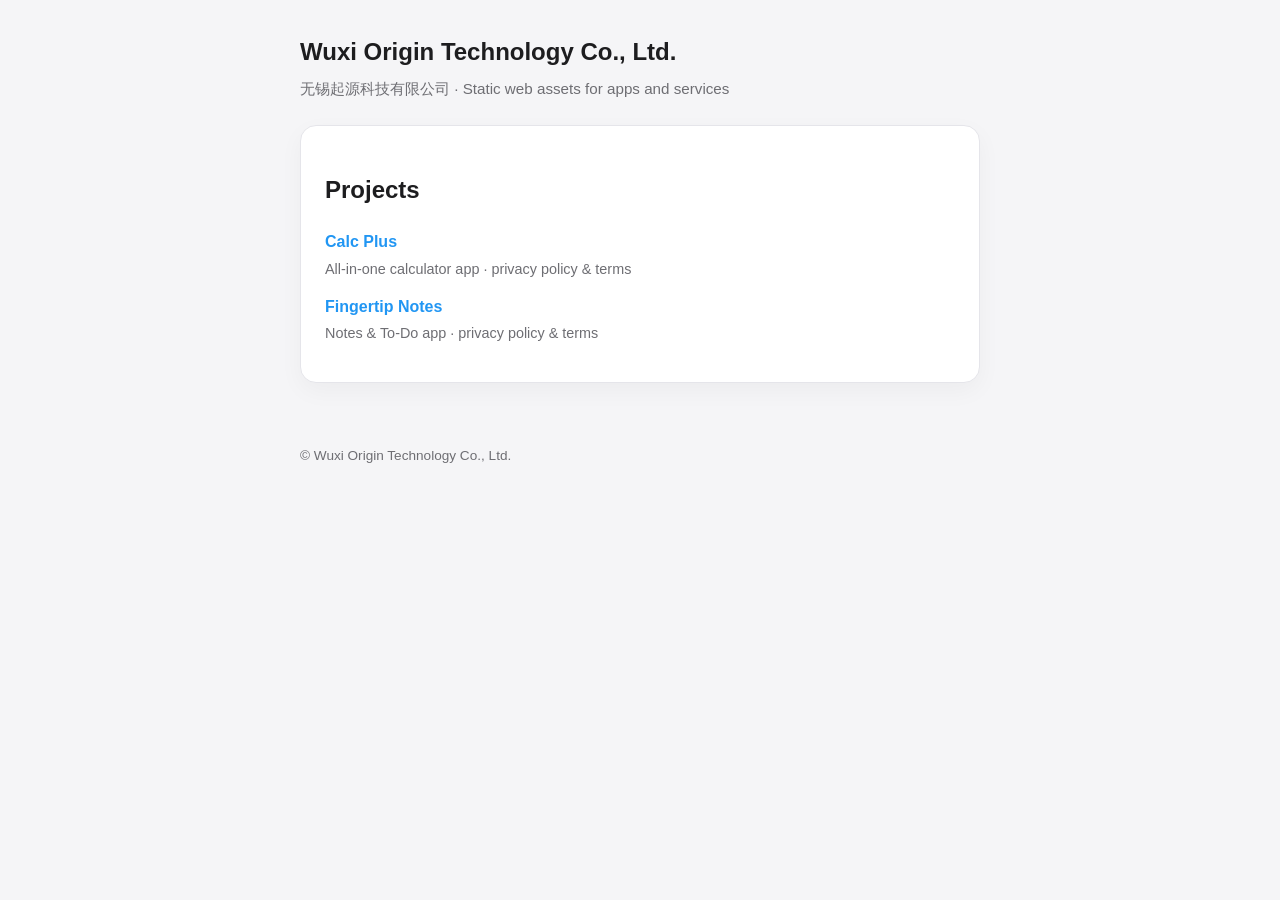
<file: index.html>
<!DOCTYPE html>
<html lang="en">

<head>
  <meta charset="utf-8">
  <meta name="viewport" content="width=device-width, initial-scale=1">
  <title>Wuxi Origin Technology — Web Assets</title>
  <link rel="stylesheet" href="_assets/style.css">
</head>

<body>
  <header class="site">
    <h1>Wuxi Origin Technology Co., Ltd.</h1>
    <p>无锡起源科技有限公司 · Static web assets for apps and services</p>
  </header>
  <main>
    <div class="card">
      <h2>Projects</h2>
      <ul class="project-list">
        <li>
          <a href="calc-plus/">Calc Plus</a>
          <span>All-in-one calculator app · privacy policy &amp; terms</span>
        </li>
        <li>
          <a href="fingertip-notes/">Fingertip Notes</a>
          <span>Notes & To-Do app · privacy policy &amp; terms</span>
        </li>
      </ul>
    </div>
  </main>
  <footer class="site">
    <p>&copy; Wuxi Origin Technology Co., Ltd.</p>
  </footer>
</body>

</html>
</file>
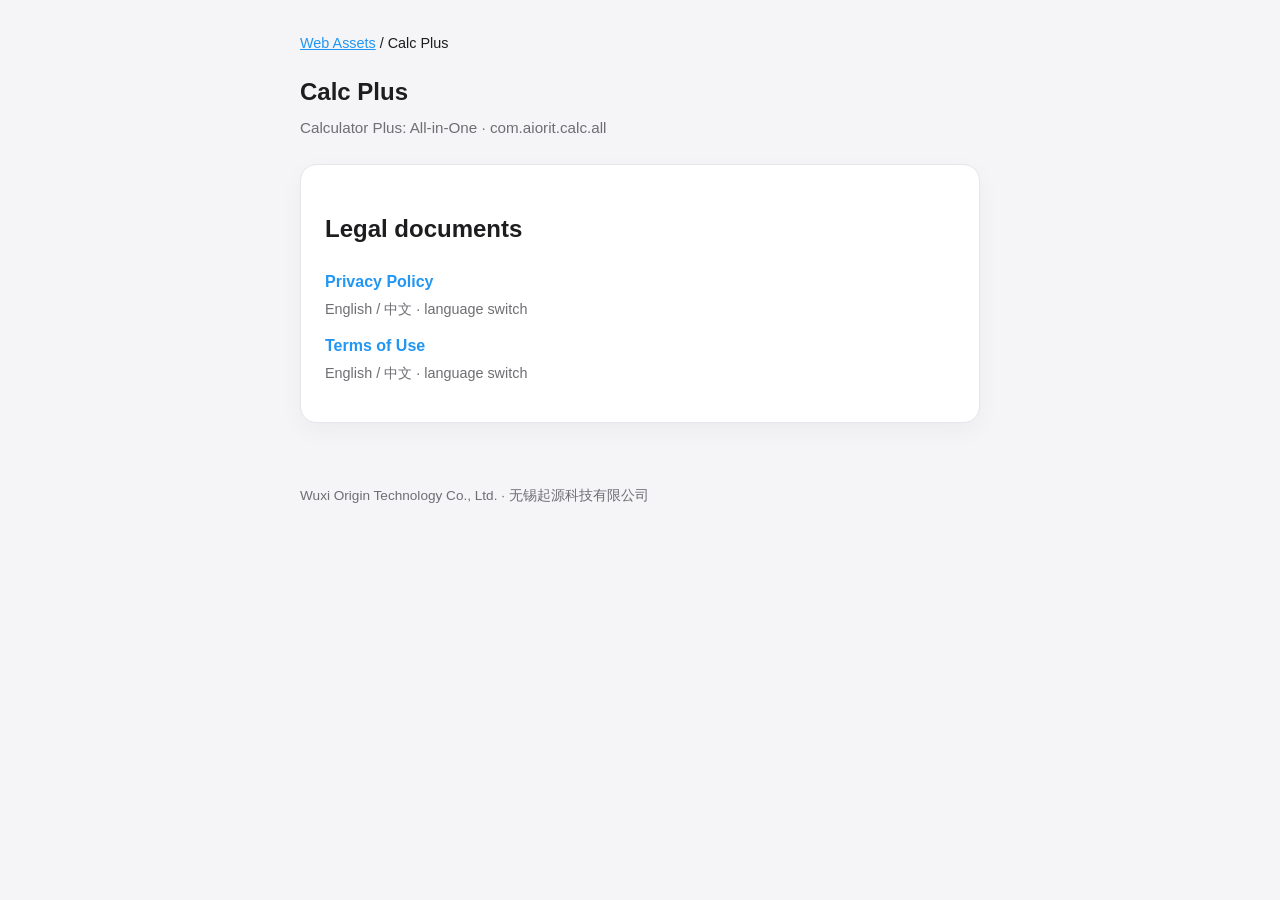
<file: calc-plus/index.html>
<!DOCTYPE html>
<html lang="en">
<head>
  <meta charset="utf-8">
  <meta name="viewport" content="width=device-width, initial-scale=1">
  <title>Calc Plus — Legal</title>
  <link rel="stylesheet" href="../_assets/style.css">
</head>
<body>
  <header class="site">
    <nav class="breadcrumb"><a href="../">Web Assets</a> / Calc Plus</nav>
    <h1>Calc Plus</h1>
    <p>Calculator Plus: All-in-One · com.aiorit.calc.all</p>
  </header>
  <main>
    <div class="card">
      <h2>Legal documents</h2>
      <ul class="project-list">
        <li>
          <a href="privacy/">Privacy Policy</a>
          <span>English / 中文 · language switch</span>
        </li>
        <li>
          <a href="terms/">Terms of Use</a>
          <span>English / 中文 · language switch</span>
        </li>
      </ul>
    </div>
  </main>
  <footer class="site">
    <p>Wuxi Origin Technology Co., Ltd. · 无锡起源科技有限公司</p>
  </footer>
</body>
</html>
</file>
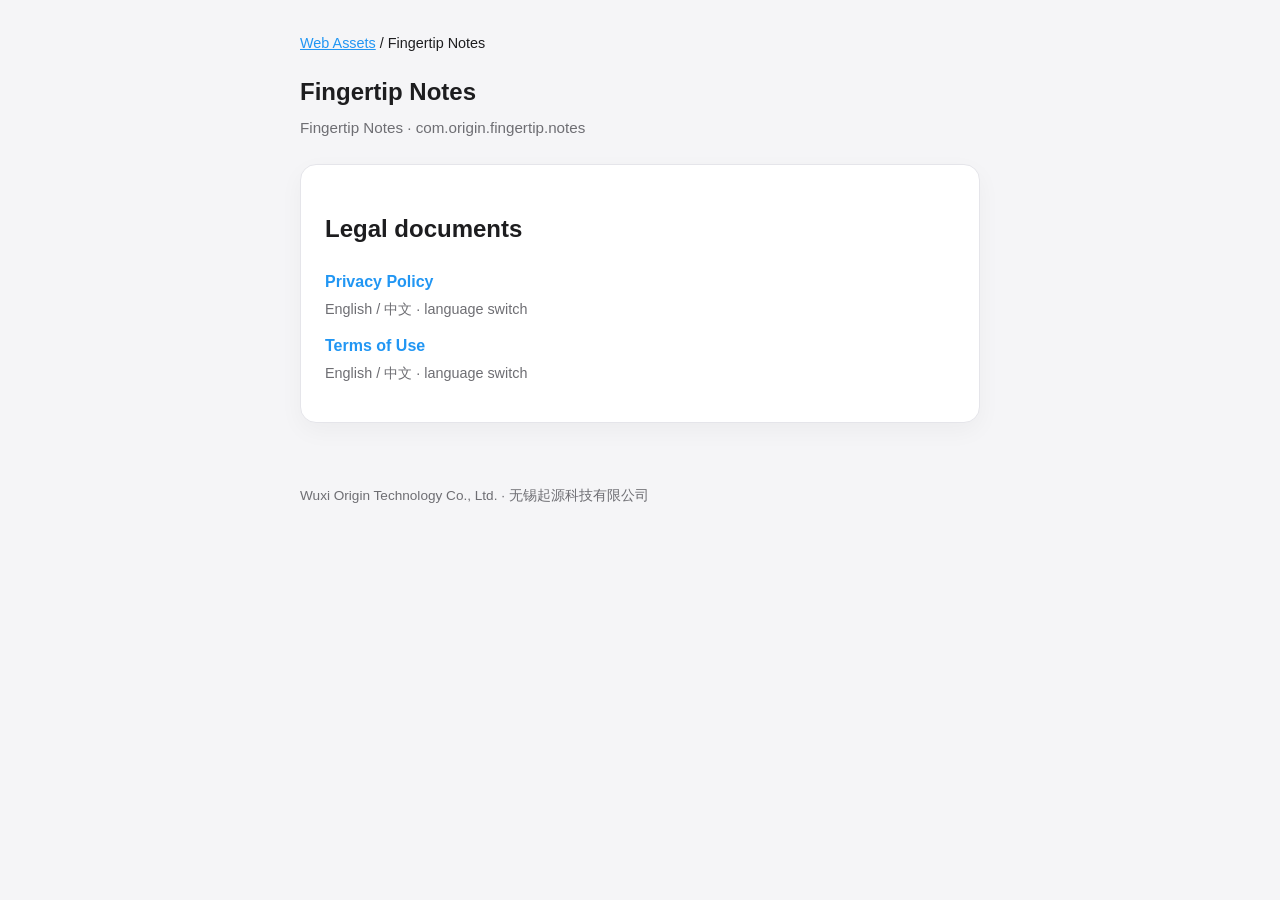
<file: fingertip-notes/index.html>
<!DOCTYPE html>
<html lang="en">
<head>
  <meta charset="utf-8">
  <meta name="viewport" content="width=device-width, initial-scale=1">
  <title>Fingertip Notes — Legal</title>
  <link rel="stylesheet" href="../_assets/style.css">
</head>
<body>
  <header class="site">
    <nav class="breadcrumb"><a href="../">Web Assets</a> / Fingertip Notes</nav>
    <h1>Fingertip Notes</h1>
    <p>Fingertip Notes · com.origin.fingertip.notes</p>
  </header>
  <main>
    <div class="card">
      <h2>Legal documents</h2>
      <ul class="project-list">
        <li>
          <a href="privacy/">Privacy Policy</a>
          <span>English / 中文 · language switch</span>
        </li>
        <li>
          <a href="terms/">Terms of Use</a>
          <span>English / 中文 · language switch</span>
        </li>
      </ul>
    </div>
  </main>
  <footer class="site">
    <p>Wuxi Origin Technology Co., Ltd. · 无锡起源科技有限公司</p>
  </footer>
</body>
</html>
</file>
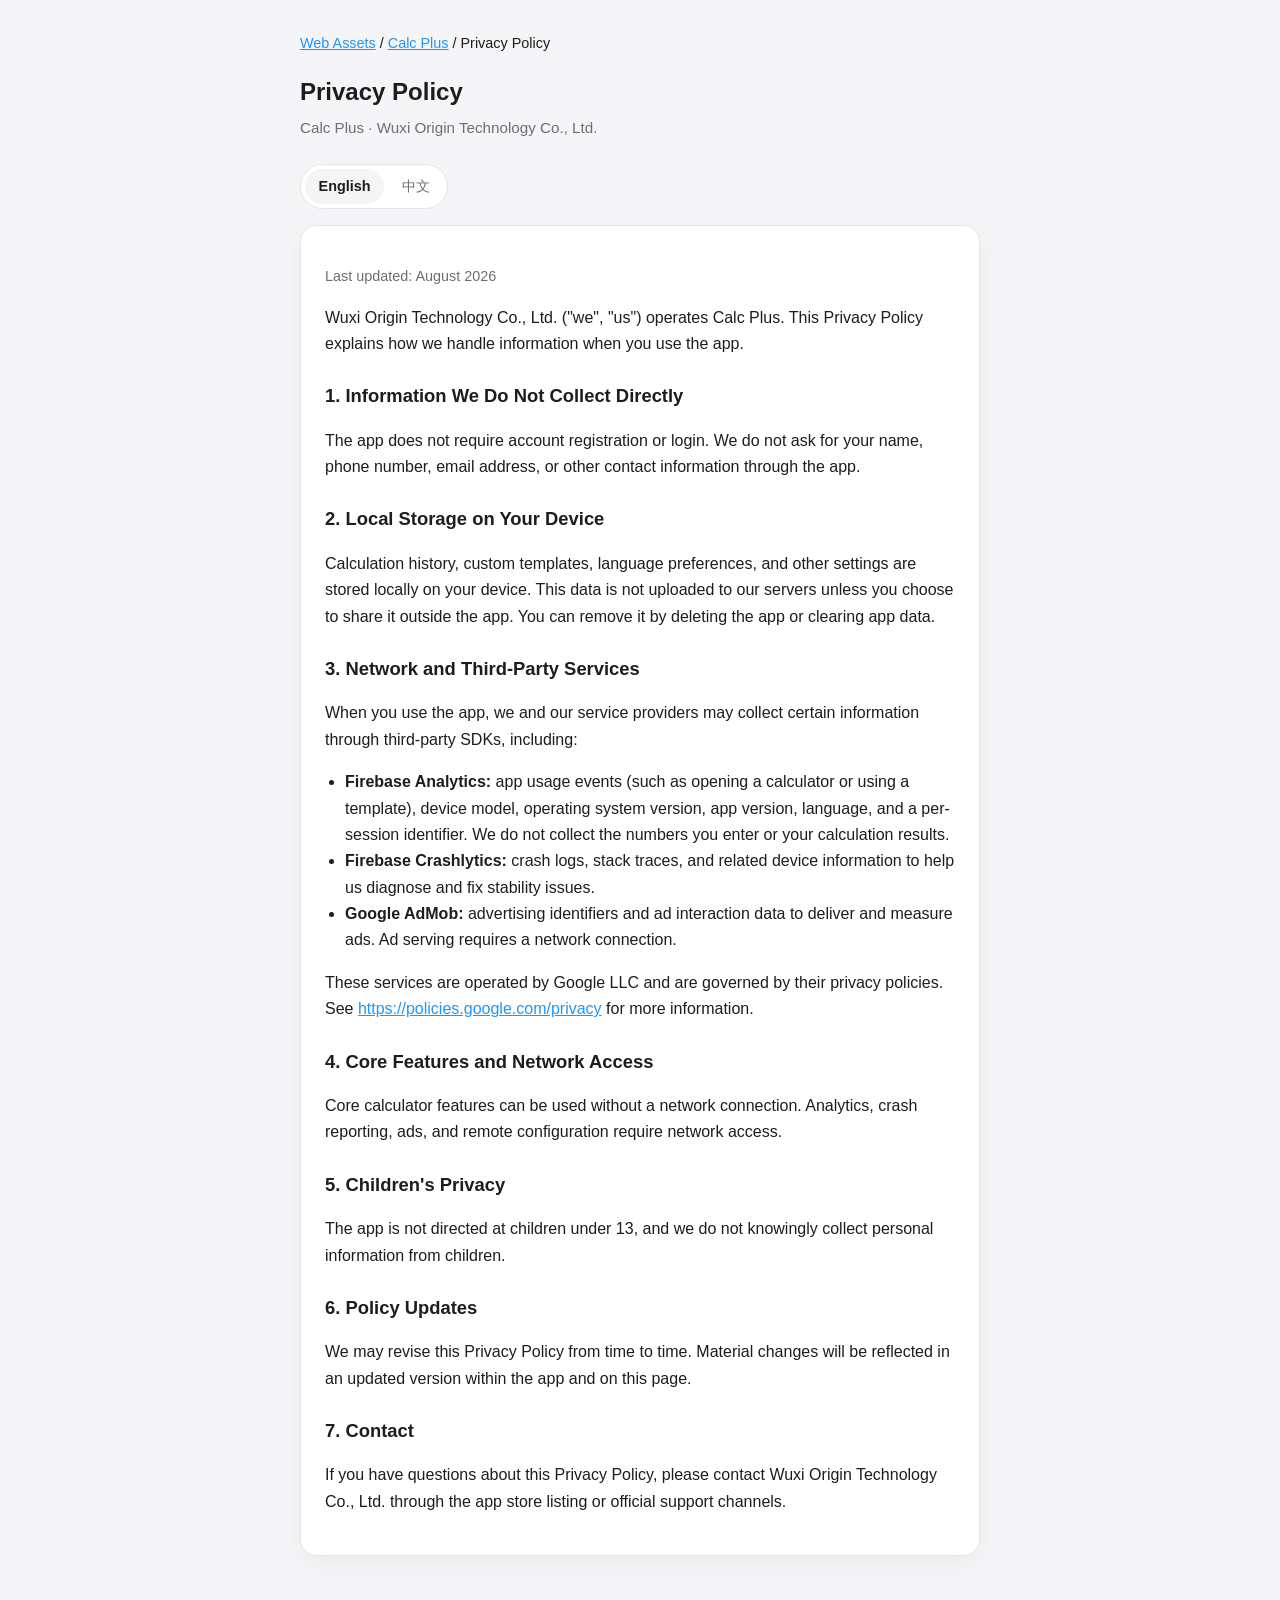
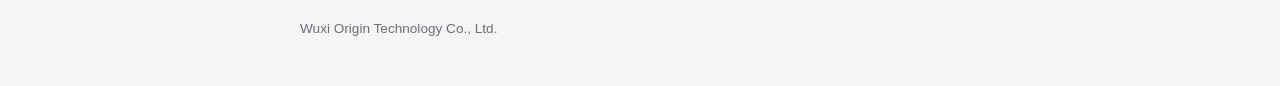
<file: calc-plus/privacy/index.html>
<!DOCTYPE html>
<html lang="en">
<head>
  <meta charset="utf-8">
  <meta name="viewport" content="width=device-width, initial-scale=1">
  <title>Calc Plus — Privacy Policy</title>
  <script>
    (function () {
      var lang = /^zh/i.test(navigator.language || '') ? 'zh' : 'en';
      location.replace(lang + '.html');
    })();
  </script>
  <noscript>
    <meta http-equiv="refresh" content="0; url=en.html">
  </noscript>
</head>
<body>
  <p><a href="en.html">English</a> · <a href="zh.html">中文</a></p>
</body>
</html>
</file>
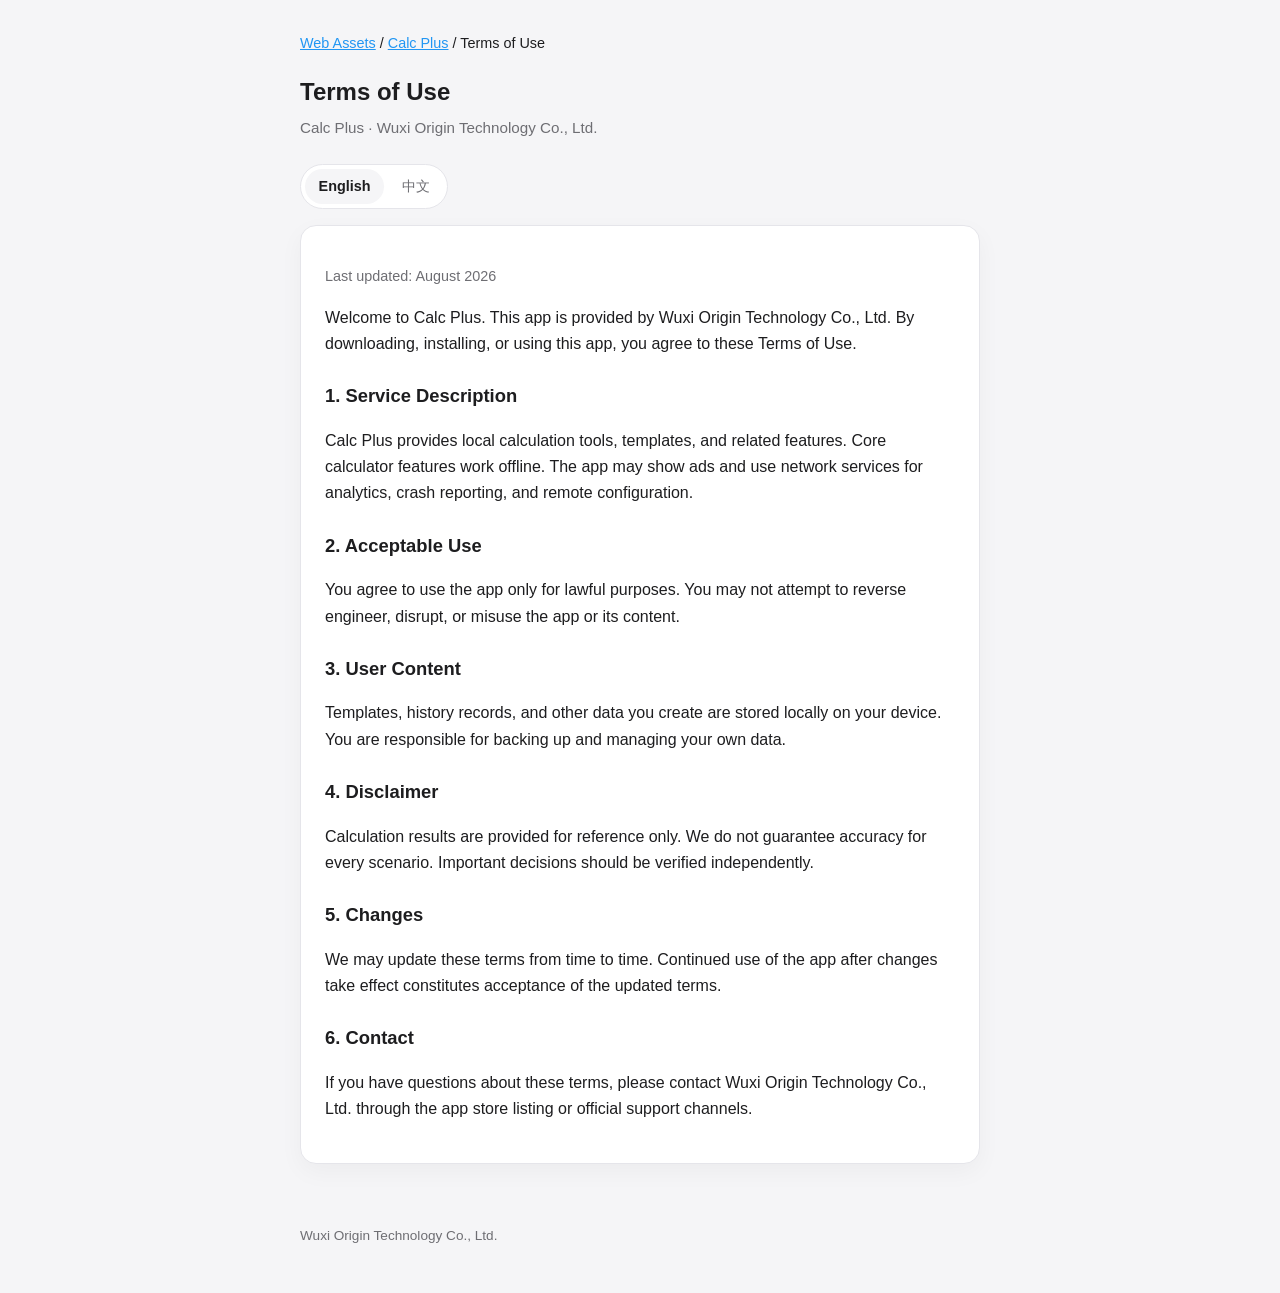
<file: calc-plus/terms/index.html>
<!DOCTYPE html>
<html lang="en">
<head>
  <meta charset="utf-8">
  <meta name="viewport" content="width=device-width, initial-scale=1">
  <title>Calc Plus — Terms of Use</title>
  <script>
    (function () {
      var lang = /^zh/i.test(navigator.language || '') ? 'zh' : 'en';
      location.replace(lang + '.html');
    })();
  </script>
  <noscript>
    <meta http-equiv="refresh" content="0; url=en.html">
  </noscript>
</head>
<body>
  <p><a href="en.html">English</a> · <a href="zh.html">中文</a></p>
</body>
</html>
</file>
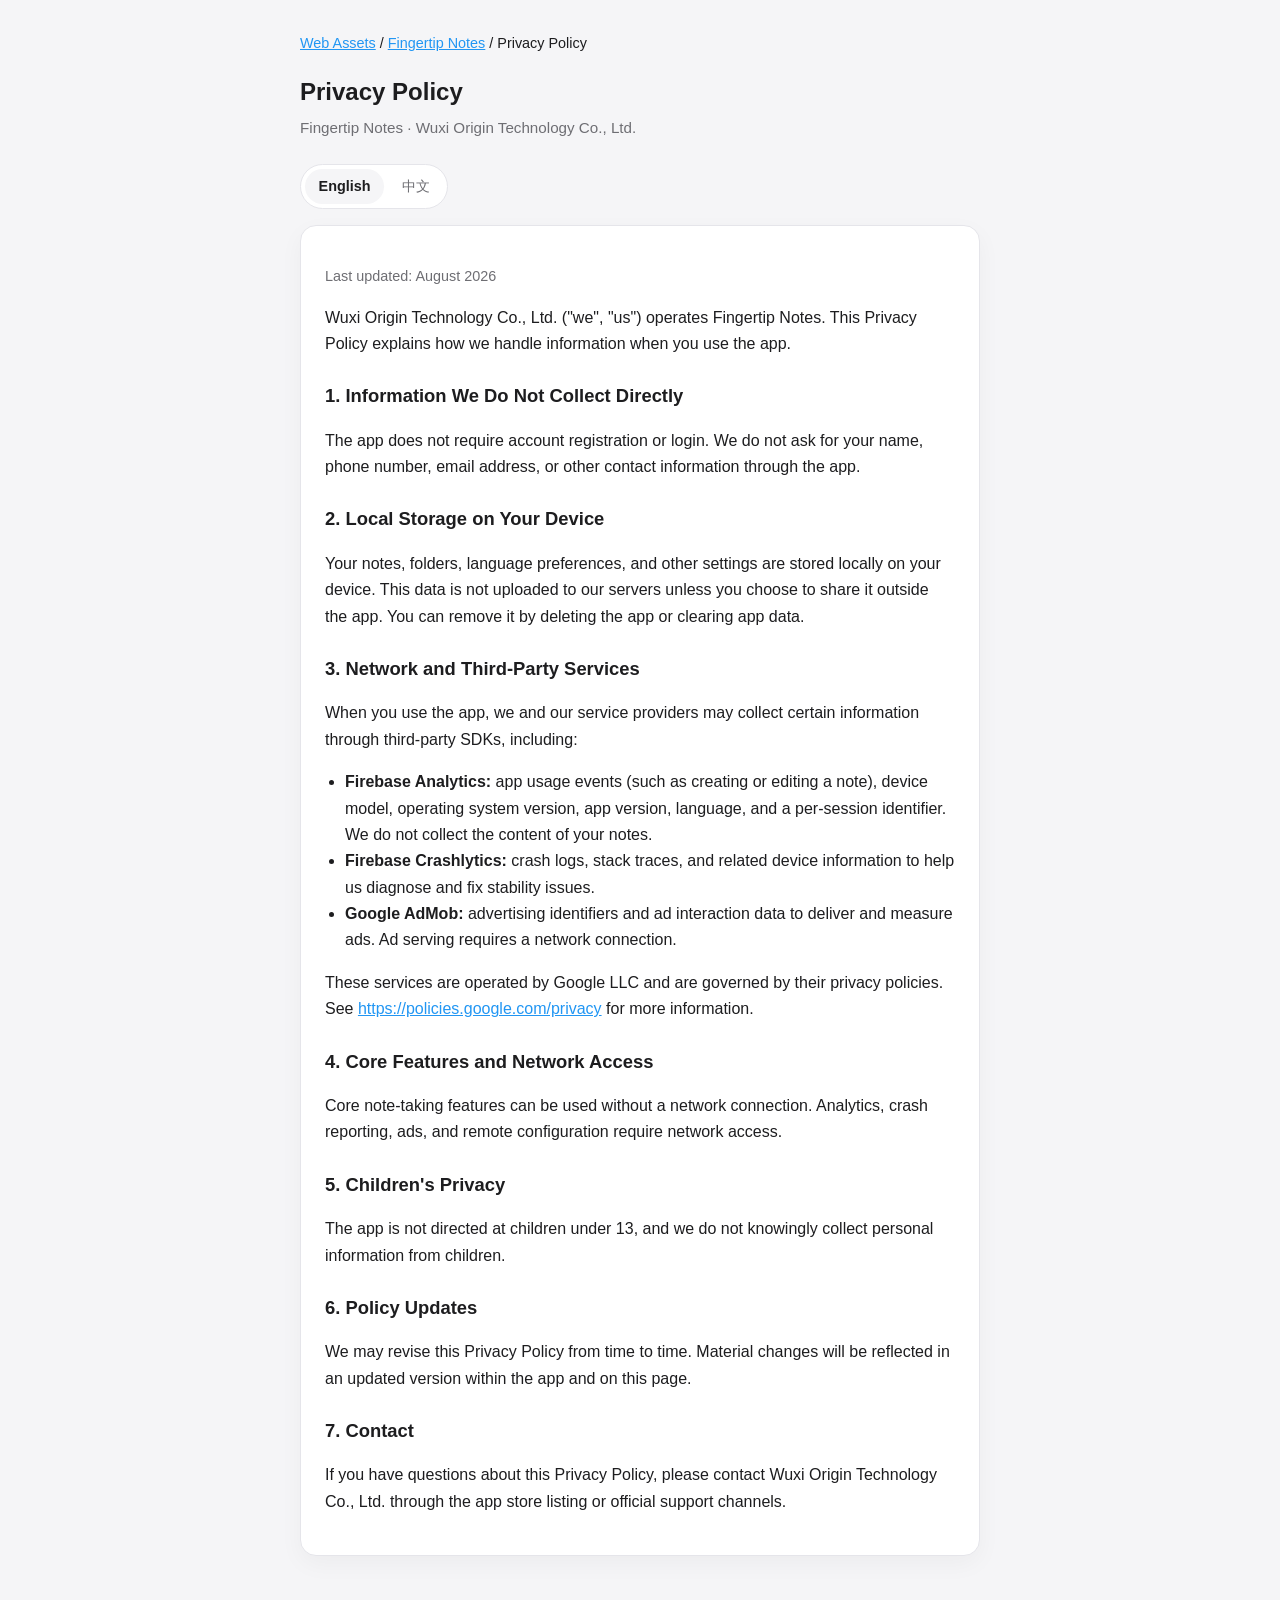
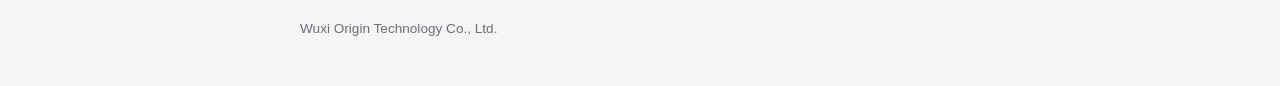
<file: fingertip-notes/privacy/index.html>
<!DOCTYPE html>
<html lang="en">

<head>
  <meta charset="utf-8">
  <meta name="viewport" content="width=device-width, initial-scale=1">
  <title>Fingertip Notes — Privacy Policy</title>
  <script>
    (function () {
      var lang = /^zh/i.test(navigator.language || '') ? 'zh' : 'en';
      location.replace(lang + '.html');
    })();
  </script>
  <noscript>
    <meta http-equiv="refresh" content="0; url=en.html">
  </noscript>
</head>

<body>
  <p><a href="en.html">English</a> · <a href="zh.html">中文</a></p>
</body>

</html>
</file>
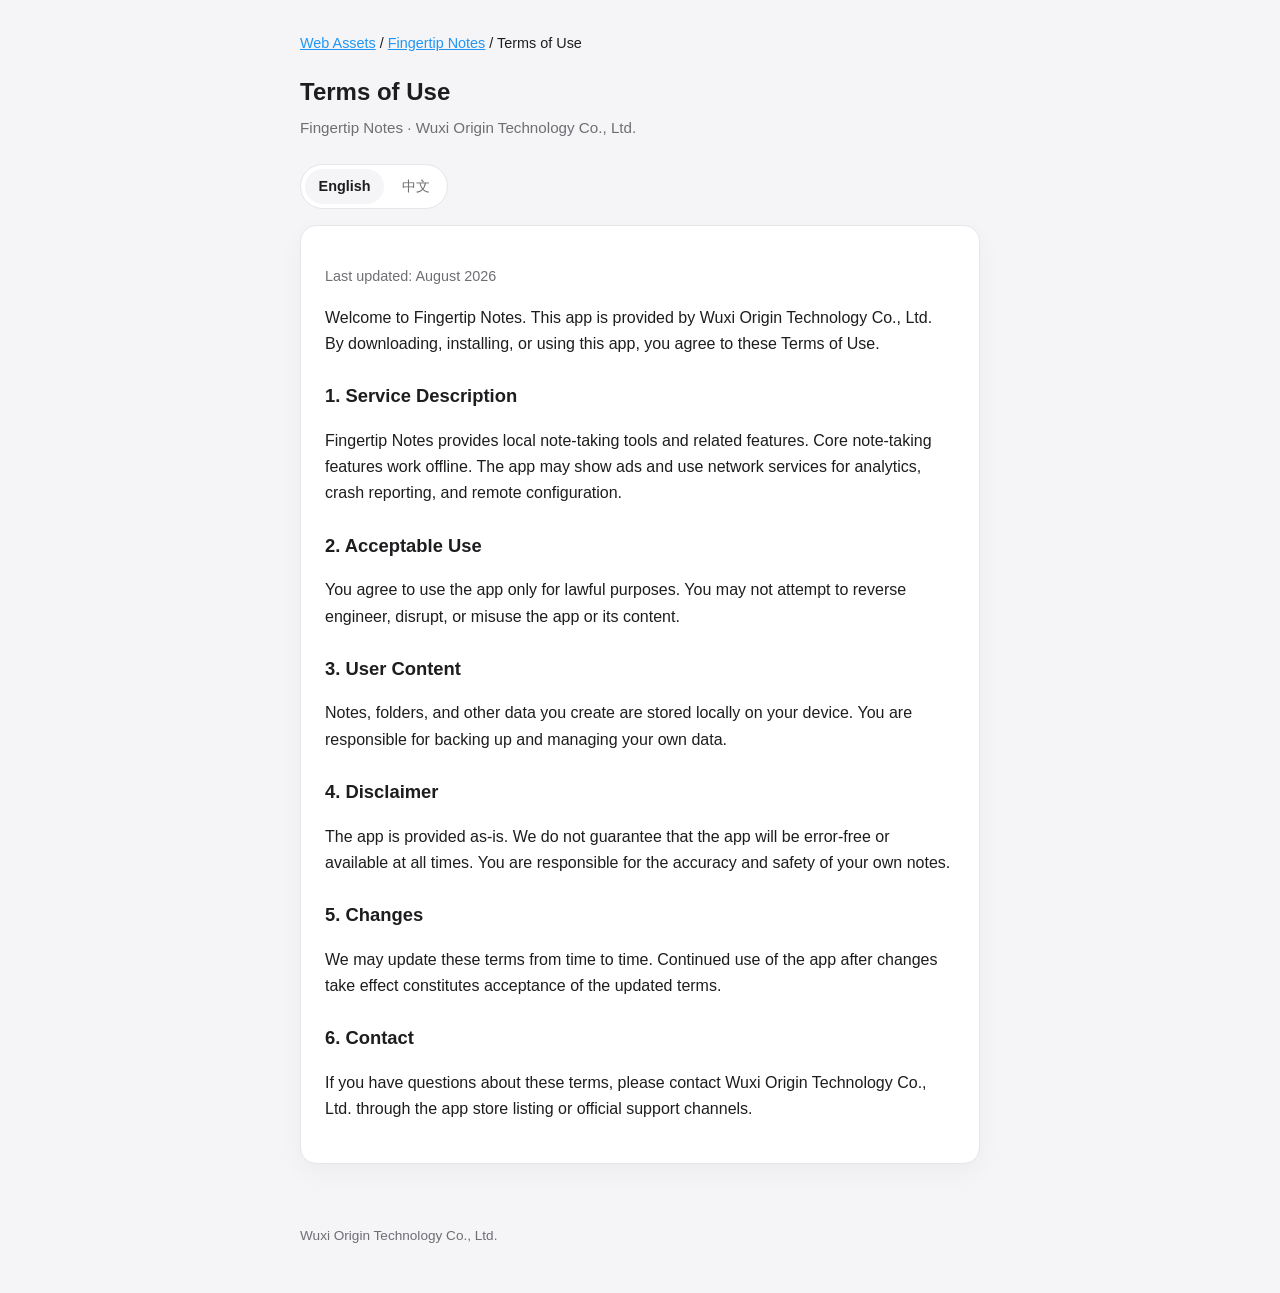
<file: fingertip-notes/terms/index.html>
<!DOCTYPE html>
<html lang="en">
<head>
  <meta charset="utf-8">
  <meta name="viewport" content="width=device-width, initial-scale=1">
  <title>Fingertip Notes — Terms of Use</title>
  <script>
    (function () {
      var lang = /^zh/i.test(navigator.language || '') ? 'zh' : 'en';
      location.replace(lang + '.html');
    })();
  </script>
  <noscript>
    <meta http-equiv="refresh" content="0; url=en.html">
  </noscript>
</head>
<body>
  <p><a href="en.html">English</a> · <a href="zh.html">中文</a></p>
</body>
</html>
</file>
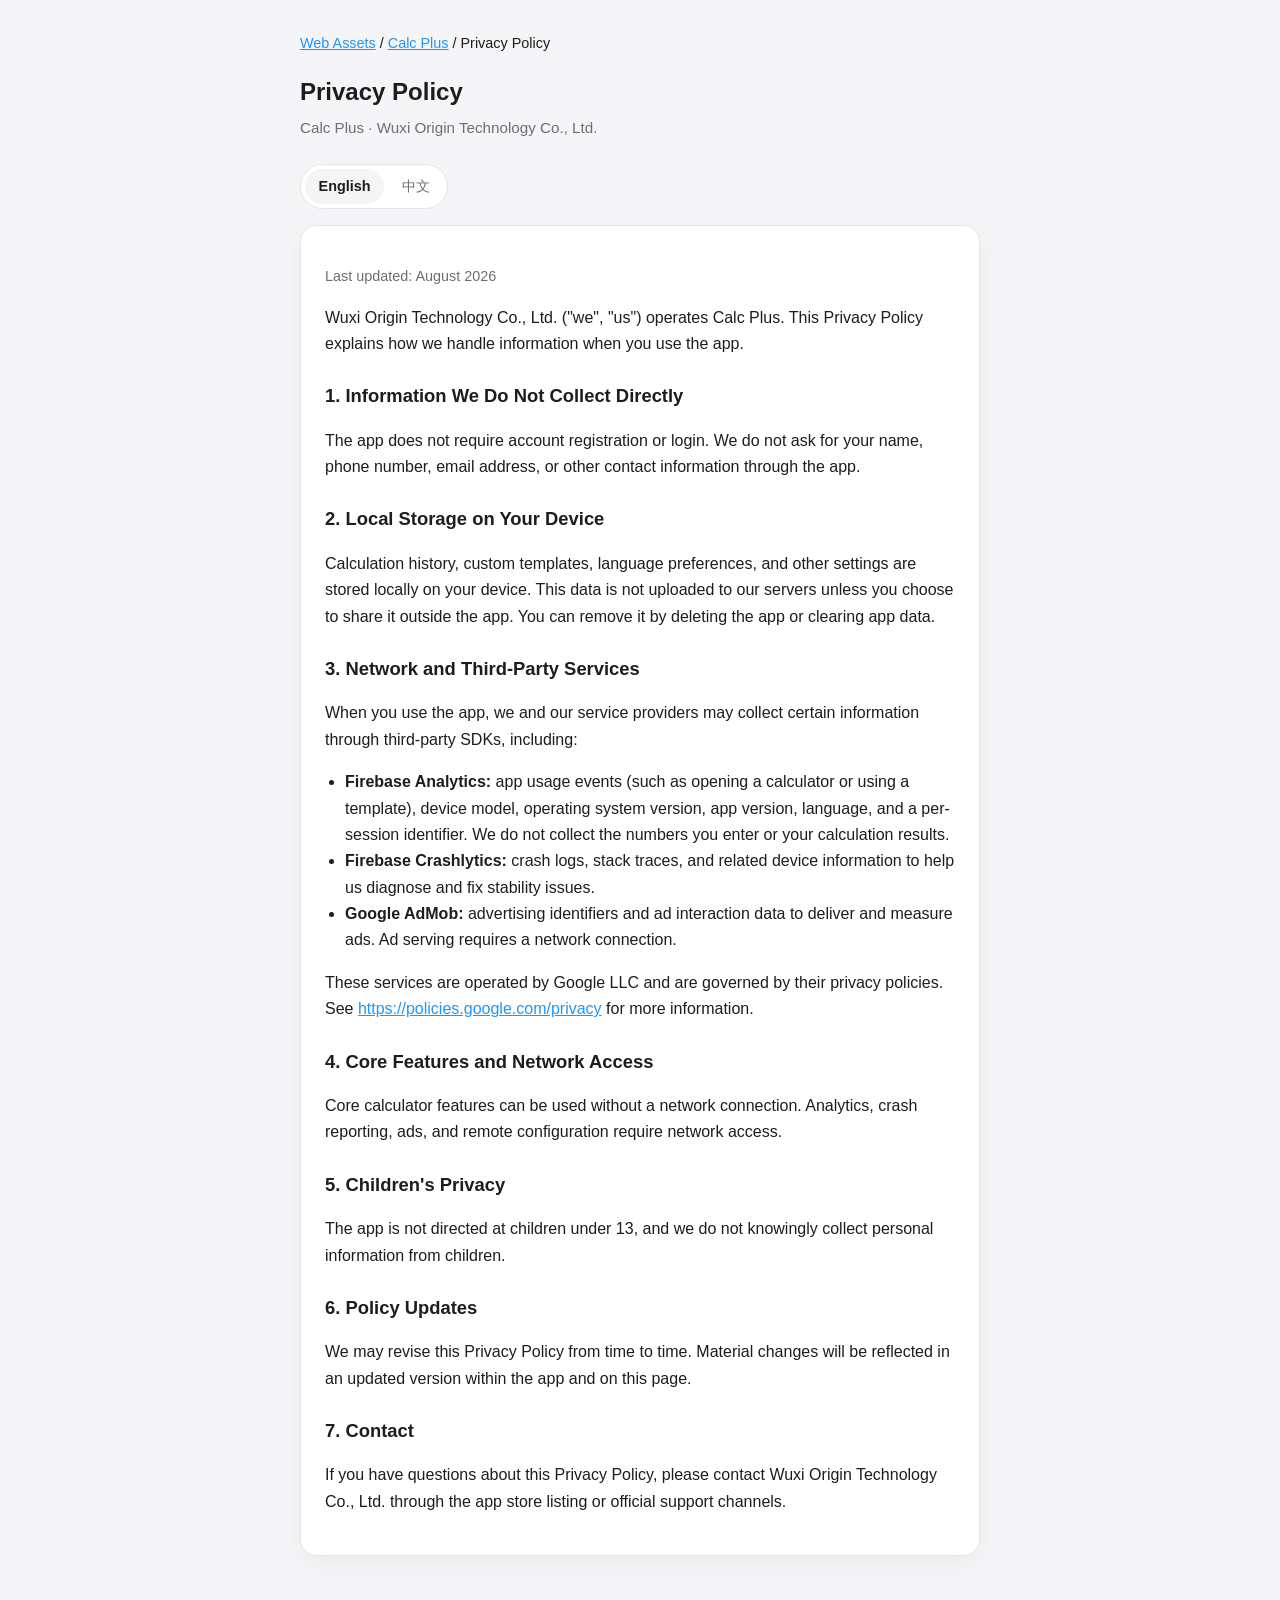
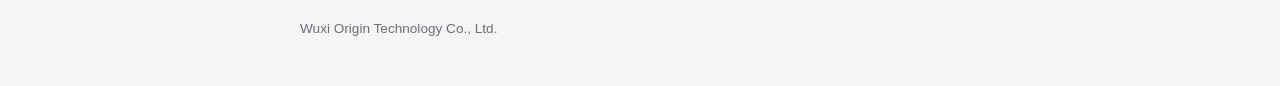
<file: calc-plus/privacy/en.html>
<!DOCTYPE html>
<html lang="en">
<head>
  <meta charset="utf-8">
  <meta name="viewport" content="width=device-width, initial-scale=1">
  <title>Calc Plus — Privacy Policy</title>
  <link rel="alternate" hreflang="zh" href="zh.html">
  <link rel="alternate" hreflang="en" href="en.html">
  <link rel="stylesheet" href="../../_assets/style.css">
</head>
<body>
  <header class="site">
    <nav class="breadcrumb"><a href="../../">Web Assets</a> / <a href="../">Calc Plus</a> / Privacy Policy</nav>
    <h1>Privacy Policy</h1>
    <p>Calc Plus · Wuxi Origin Technology Co., Ltd.</p>
  </header>
  <main>
    <nav class="lang" aria-label="Language">
      <a href="en.html" class="active" aria-current="page">English</a>
      <a href="zh.html">中文</a>
    </nav>

    <article class="card doc">
      <p class="updated">Last updated: August 2026</p>
      <p>Wuxi Origin Technology Co., Ltd. ("we", "us") operates Calc Plus. This Privacy Policy explains how we handle information when you use the app.</p>

      <h2>1. Information We Do Not Collect Directly</h2>
      <p>The app does not require account registration or login. We do not ask for your name, phone number, email address, or other contact information through the app.</p>

      <h2>2. Local Storage on Your Device</h2>
      <p>Calculation history, custom templates, language preferences, and other settings are stored locally on your device. This data is not uploaded to our servers unless you choose to share it outside the app. You can remove it by deleting the app or clearing app data.</p>

      <h2>3. Network and Third-Party Services</h2>
      <p>When you use the app, we and our service providers may collect certain information through third-party SDKs, including:</p>
      <ul>
        <li><strong>Firebase Analytics:</strong> app usage events (such as opening a calculator or using a template), device model, operating system version, app version, language, and a per-session identifier. We do not collect the numbers you enter or your calculation results.</li>
        <li><strong>Firebase Crashlytics:</strong> crash logs, stack traces, and related device information to help us diagnose and fix stability issues.</li>
        <li><strong>Google AdMob:</strong> advertising identifiers and ad interaction data to deliver and measure ads. Ad serving requires a network connection.</li>
      </ul>
      <p>These services are operated by Google LLC and are governed by their privacy policies. See <a href="https://policies.google.com/privacy" rel="noopener noreferrer">https://policies.google.com/privacy</a> for more information.</p>

      <h2>4. Core Features and Network Access</h2>
      <p>Core calculator features can be used without a network connection. Analytics, crash reporting, ads, and remote configuration require network access.</p>

      <h2>5. Children's Privacy</h2>
      <p>The app is not directed at children under 13, and we do not knowingly collect personal information from children.</p>

      <h2>6. Policy Updates</h2>
      <p>We may revise this Privacy Policy from time to time. Material changes will be reflected in an updated version within the app and on this page.</p>

      <h2>7. Contact</h2>
      <p>If you have questions about this Privacy Policy, please contact Wuxi Origin Technology Co., Ltd. through the app store listing or official support channels.</p>
    </article>
  </main>
  <footer class="site">
    <p>Wuxi Origin Technology Co., Ltd.</p>
  </footer>
</body>
</html>
</file>
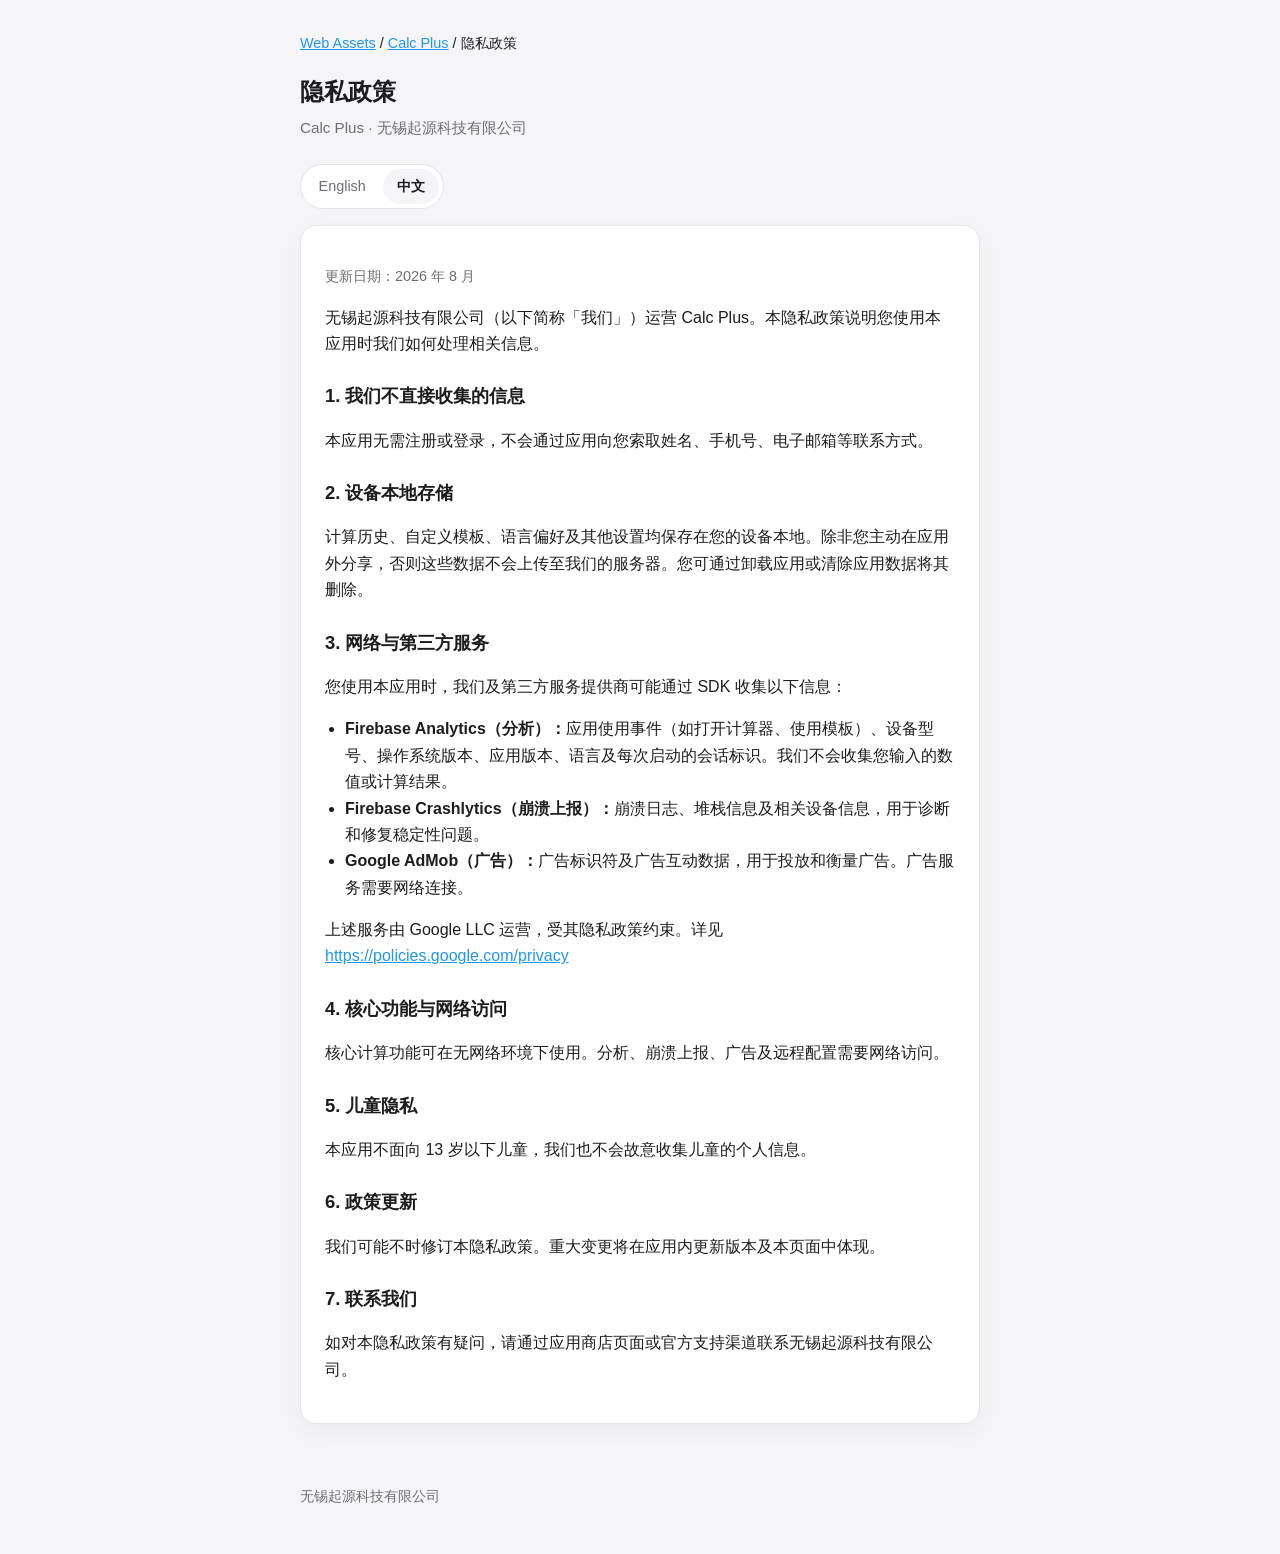
<file: calc-plus/privacy/zh.html>
<!DOCTYPE html>
<html lang="zh-CN">
<head>
  <meta charset="utf-8">
  <meta name="viewport" content="width=device-width, initial-scale=1">
  <title>Calc Plus — 隐私政策</title>
  <link rel="alternate" hreflang="en" href="en.html">
  <link rel="alternate" hreflang="zh" href="zh.html">
  <link rel="stylesheet" href="../../_assets/style.css">
</head>
<body>
  <header class="site">
    <nav class="breadcrumb"><a href="../../">Web Assets</a> / <a href="../">Calc Plus</a> / 隐私政策</nav>
    <h1>隐私政策</h1>
    <p>Calc Plus · 无锡起源科技有限公司</p>
  </header>
  <main>
    <nav class="lang" aria-label="语言">
      <a href="en.html">English</a>
      <a href="zh.html" class="active" aria-current="page">中文</a>
    </nav>

    <article class="card doc">
      <p class="updated">更新日期：2026 年 8 月</p>
      <p>无锡起源科技有限公司（以下简称「我们」）运营 Calc Plus。本隐私政策说明您使用本应用时我们如何处理相关信息。</p>

      <h2>1. 我们不直接收集的信息</h2>
      <p>本应用无需注册或登录，不会通过应用向您索取姓名、手机号、电子邮箱等联系方式。</p>

      <h2>2. 设备本地存储</h2>
      <p>计算历史、自定义模板、语言偏好及其他设置均保存在您的设备本地。除非您主动在应用外分享，否则这些数据不会上传至我们的服务器。您可通过卸载应用或清除应用数据将其删除。</p>

      <h2>3. 网络与第三方服务</h2>
      <p>您使用本应用时，我们及第三方服务提供商可能通过 SDK 收集以下信息：</p>
      <ul>
        <li><strong>Firebase Analytics（分析）：</strong>应用使用事件（如打开计算器、使用模板）、设备型号、操作系统版本、应用版本、语言及每次启动的会话标识。我们不会收集您输入的数值或计算结果。</li>
        <li><strong>Firebase Crashlytics（崩溃上报）：</strong>崩溃日志、堆栈信息及相关设备信息，用于诊断和修复稳定性问题。</li>
        <li><strong>Google AdMob（广告）：</strong>广告标识符及广告互动数据，用于投放和衡量广告。广告服务需要网络连接。</li>
      </ul>
      <p>上述服务由 Google LLC 运营，受其隐私政策约束。详见 <a href="https://policies.google.com/privacy" rel="noopener noreferrer">https://policies.google.com/privacy</a></p>

      <h2>4. 核心功能与网络访问</h2>
      <p>核心计算功能可在无网络环境下使用。分析、崩溃上报、广告及远程配置需要网络访问。</p>

      <h2>5. 儿童隐私</h2>
      <p>本应用不面向 13 岁以下儿童，我们也不会故意收集儿童的个人信息。</p>

      <h2>6. 政策更新</h2>
      <p>我们可能不时修订本隐私政策。重大变更将在应用内更新版本及本页面中体现。</p>

      <h2>7. 联系我们</h2>
      <p>如对本隐私政策有疑问，请通过应用商店页面或官方支持渠道联系无锡起源科技有限公司。</p>
    </article>
  </main>
  <footer class="site">
    <p>无锡起源科技有限公司</p>
  </footer>
</body>
</html>
</file>
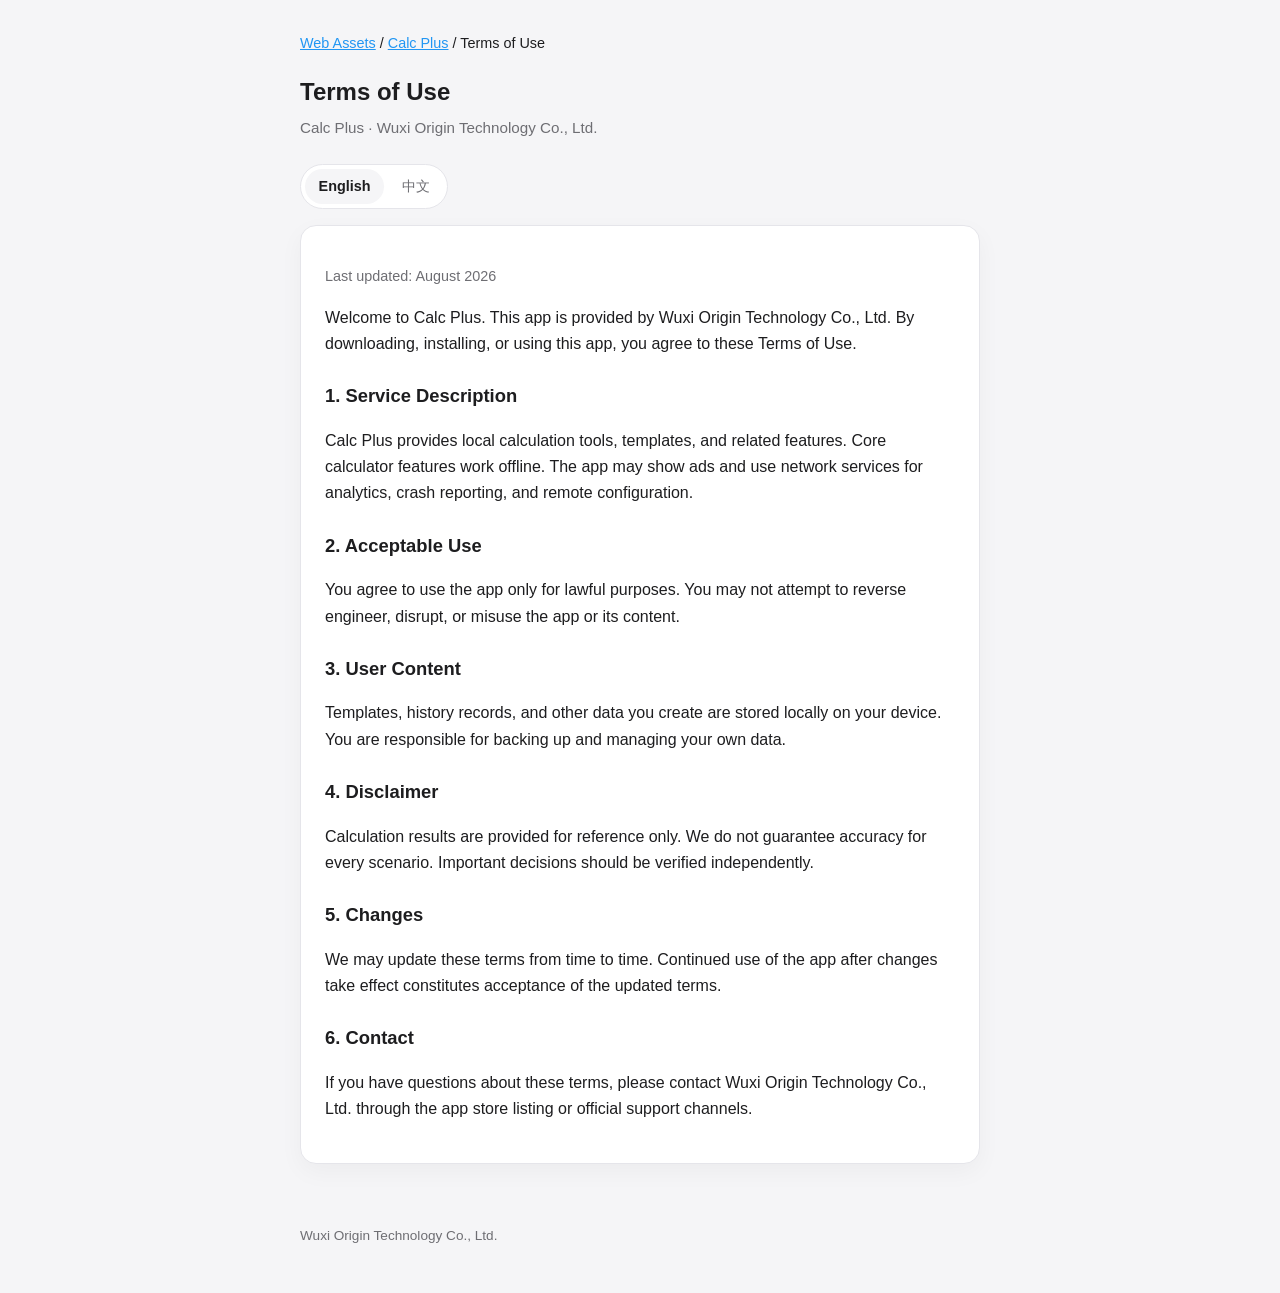
<file: calc-plus/terms/en.html>
<!DOCTYPE html>
<html lang="en">
<head>
  <meta charset="utf-8">
  <meta name="viewport" content="width=device-width, initial-scale=1">
  <title>Calc Plus — Terms of Use</title>
  <link rel="alternate" hreflang="zh" href="zh.html">
  <link rel="alternate" hreflang="en" href="en.html">
  <link rel="stylesheet" href="../../_assets/style.css">
</head>
<body>
  <header class="site">
    <nav class="breadcrumb"><a href="../../">Web Assets</a> / <a href="../">Calc Plus</a> / Terms of Use</nav>
    <h1>Terms of Use</h1>
    <p>Calc Plus · Wuxi Origin Technology Co., Ltd.</p>
  </header>
  <main>
    <nav class="lang" aria-label="Language">
      <a href="en.html" class="active" aria-current="page">English</a>
      <a href="zh.html">中文</a>
    </nav>

    <article class="card doc">
      <p class="updated">Last updated: August 2026</p>
      <p>Welcome to Calc Plus. This app is provided by Wuxi Origin Technology Co., Ltd. By downloading, installing, or using this app, you agree to these Terms of Use.</p>

      <h2>1. Service Description</h2>
      <p>Calc Plus provides local calculation tools, templates, and related features. Core calculator features work offline. The app may show ads and use network services for analytics, crash reporting, and remote configuration.</p>

      <h2>2. Acceptable Use</h2>
      <p>You agree to use the app only for lawful purposes. You may not attempt to reverse engineer, disrupt, or misuse the app or its content.</p>

      <h2>3. User Content</h2>
      <p>Templates, history records, and other data you create are stored locally on your device. You are responsible for backing up and managing your own data.</p>

      <h2>4. Disclaimer</h2>
      <p>Calculation results are provided for reference only. We do not guarantee accuracy for every scenario. Important decisions should be verified independently.</p>

      <h2>5. Changes</h2>
      <p>We may update these terms from time to time. Continued use of the app after changes take effect constitutes acceptance of the updated terms.</p>

      <h2>6. Contact</h2>
      <p>If you have questions about these terms, please contact Wuxi Origin Technology Co., Ltd. through the app store listing or official support channels.</p>
    </article>
  </main>
  <footer class="site">
    <p>Wuxi Origin Technology Co., Ltd.</p>
  </footer>
</body>
</html>
</file>
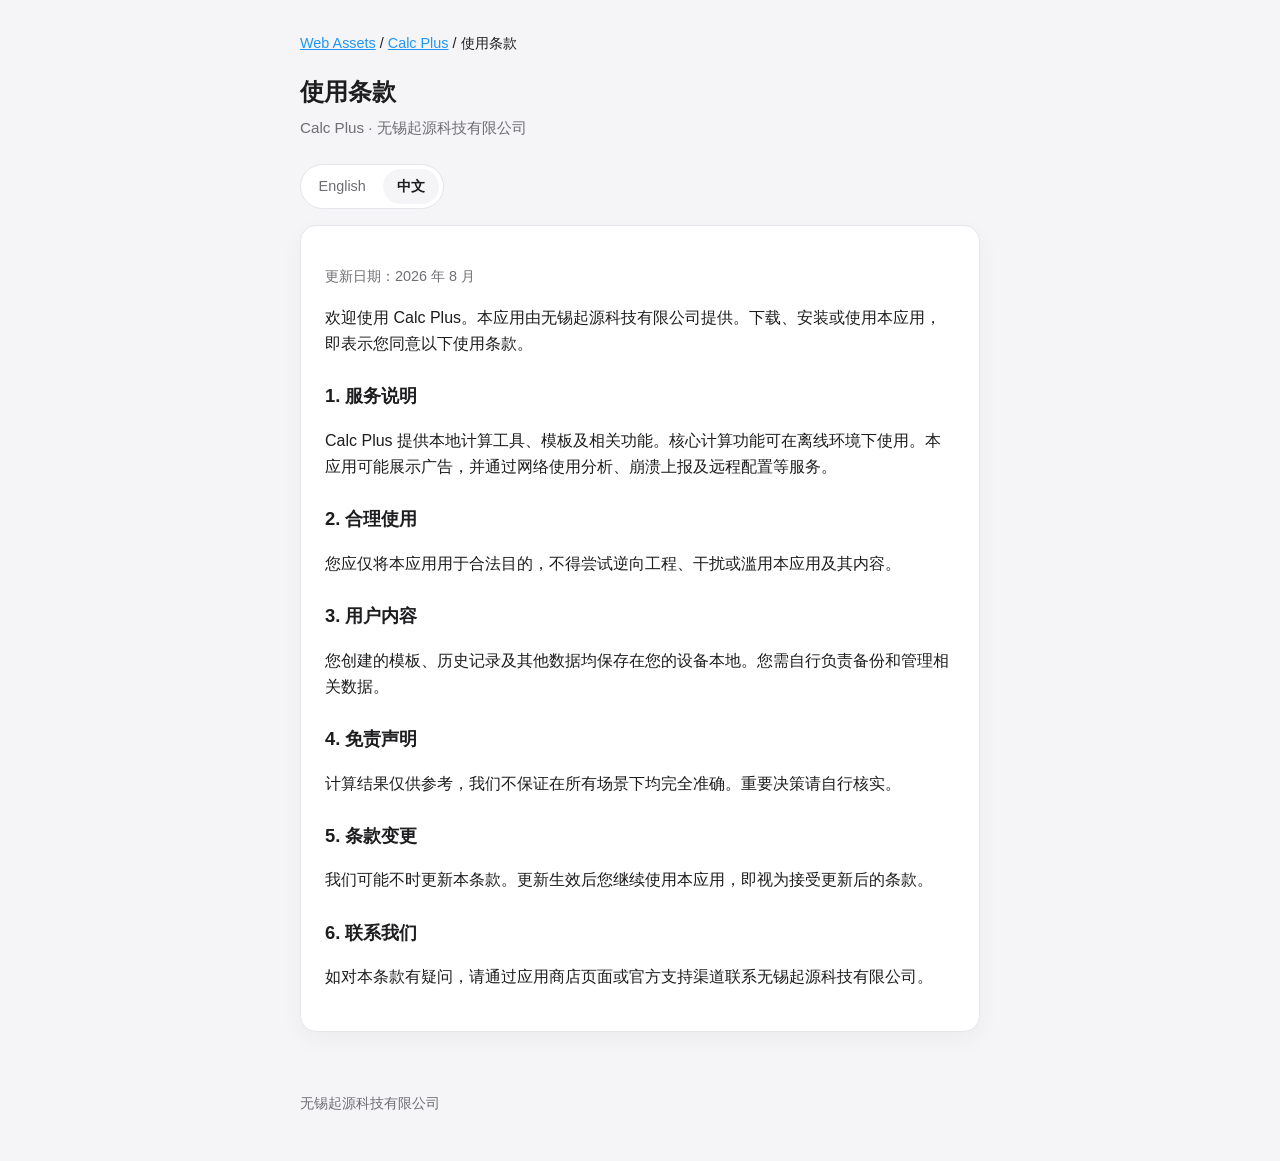
<file: calc-plus/terms/zh.html>
<!DOCTYPE html>
<html lang="zh-CN">
<head>
  <meta charset="utf-8">
  <meta name="viewport" content="width=device-width, initial-scale=1">
  <title>Calc Plus — 使用条款</title>
  <link rel="alternate" hreflang="en" href="en.html">
  <link rel="alternate" hreflang="zh" href="zh.html">
  <link rel="stylesheet" href="../../_assets/style.css">
</head>
<body>
  <header class="site">
    <nav class="breadcrumb"><a href="../../">Web Assets</a> / <a href="../">Calc Plus</a> / 使用条款</nav>
    <h1>使用条款</h1>
    <p>Calc Plus · 无锡起源科技有限公司</p>
  </header>
  <main>
    <nav class="lang" aria-label="语言">
      <a href="en.html">English</a>
      <a href="zh.html" class="active" aria-current="page">中文</a>
    </nav>

    <article class="card doc">
      <p class="updated">更新日期：2026 年 8 月</p>
      <p>欢迎使用 Calc Plus。本应用由无锡起源科技有限公司提供。下载、安装或使用本应用，即表示您同意以下使用条款。</p>

      <h2>1. 服务说明</h2>
      <p>Calc Plus 提供本地计算工具、模板及相关功能。核心计算功能可在离线环境下使用。本应用可能展示广告，并通过网络使用分析、崩溃上报及远程配置等服务。</p>

      <h2>2. 合理使用</h2>
      <p>您应仅将本应用用于合法目的，不得尝试逆向工程、干扰或滥用本应用及其内容。</p>

      <h2>3. 用户内容</h2>
      <p>您创建的模板、历史记录及其他数据均保存在您的设备本地。您需自行负责备份和管理相关数据。</p>

      <h2>4. 免责声明</h2>
      <p>计算结果仅供参考，我们不保证在所有场景下均完全准确。重要决策请自行核实。</p>

      <h2>5. 条款变更</h2>
      <p>我们可能不时更新本条款。更新生效后您继续使用本应用，即视为接受更新后的条款。</p>

      <h2>6. 联系我们</h2>
      <p>如对本条款有疑问，请通过应用商店页面或官方支持渠道联系无锡起源科技有限公司。</p>
    </article>
  </main>
  <footer class="site">
    <p>无锡起源科技有限公司</p>
  </footer>
</body>
</html>
</file>
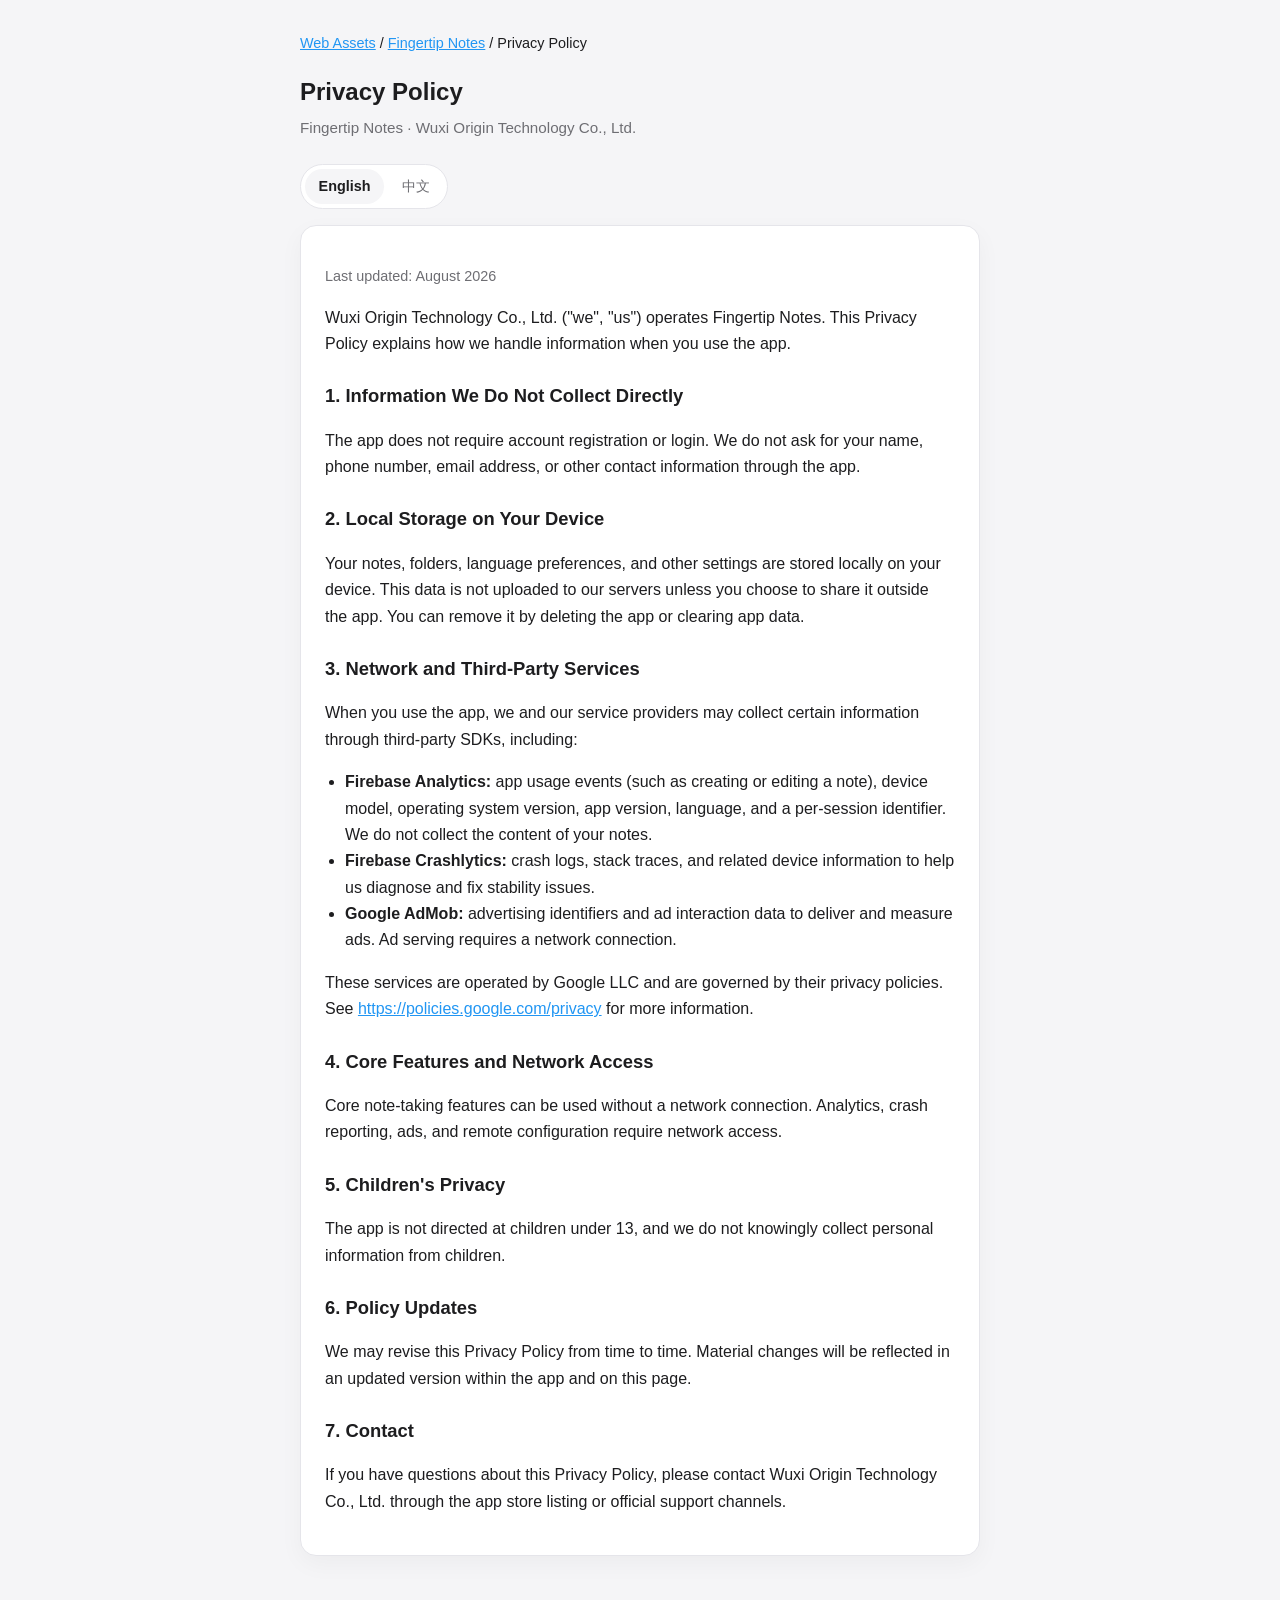
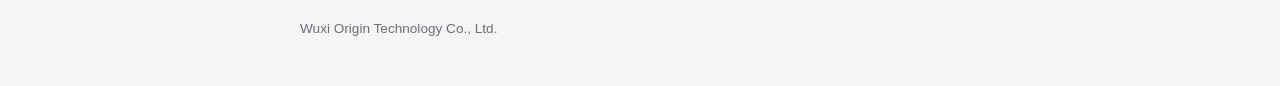
<file: fingertip-notes/privacy/en.html>
<!DOCTYPE html>
<html lang="en">

<head>
  <meta charset="utf-8">
  <meta name="viewport" content="width=device-width, initial-scale=1">
  <title>Fingertip Notes — Privacy Policy</title>
  <link rel="alternate" hreflang="zh" href="zh.html">
  <link rel="alternate" hreflang="en" href="en.html">
  <link rel="stylesheet" href="../../_assets/style.css">
</head>

<body>
  <header class="site">
    <nav class="breadcrumb"><a href="../../">Web Assets</a> / <a href="../">Fingertip Notes</a> / Privacy Policy</nav>
    <h1>Privacy Policy</h1>
    <p>Fingertip Notes · Wuxi Origin Technology Co., Ltd.</p>
  </header>
  <main>
    <nav class="lang" aria-label="Language">
      <a href="en.html" class="active" aria-current="page">English</a>
      <a href="zh.html">中文</a>
    </nav>

    <article class="card doc">
      <p class="updated">Last updated: August 2026</p>
      <p>Wuxi Origin Technology Co., Ltd. ("we", "us") operates Fingertip Notes. This Privacy Policy explains how we
        handle information when you use the app.</p>

      <h2>1. Information We Do Not Collect Directly</h2>
      <p>The app does not require account registration or login. We do not ask for your name, phone number, email
        address, or other contact information through the app.</p>

      <h2>2. Local Storage on Your Device</h2>
      <p>Your notes, folders, language preferences, and other settings are stored locally on your device. This data is
        not uploaded to our servers unless you choose to share it outside the app. You can remove it by deleting the app
        or clearing app data.</p>

      <h2>3. Network and Third-Party Services</h2>
      <p>When you use the app, we and our service providers may collect certain information through third-party SDKs,
        including:</p>
      <ul>
        <li><strong>Firebase Analytics:</strong> app usage events (such as creating or editing a note), device model,
          operating system version, app version, language, and a per-session identifier. We do not collect the content
          of your notes.</li>
        <li><strong>Firebase Crashlytics:</strong> crash logs, stack traces, and related device information to help us
          diagnose and fix stability issues.</li>
        <li><strong>Google AdMob:</strong> advertising identifiers and ad interaction data to deliver and measure ads.
          Ad serving requires a network connection.</li>
      </ul>
      <p>These services are operated by Google LLC and are governed by their privacy policies. See <a
          href="https://policies.google.com/privacy" rel="noopener noreferrer">https://policies.google.com/privacy</a>
        for more information.</p>

      <h2>4. Core Features and Network Access</h2>
      <p>Core note-taking features can be used without a network connection. Analytics, crash reporting, ads, and remote
        configuration require network access.</p>

      <h2>5. Children's Privacy</h2>
      <p>The app is not directed at children under 13, and we do not knowingly collect personal information from
        children.</p>

      <h2>6. Policy Updates</h2>
      <p>We may revise this Privacy Policy from time to time. Material changes will be reflected in an updated version
        within the app and on this page.</p>

      <h2>7. Contact</h2>
      <p>If you have questions about this Privacy Policy, please contact Wuxi Origin Technology Co., Ltd. through the
        app store listing or official support channels.</p>
    </article>
  </main>
  <footer class="site">
    <p>Wuxi Origin Technology Co., Ltd.</p>
  </footer>
</body>

</html>
</file>
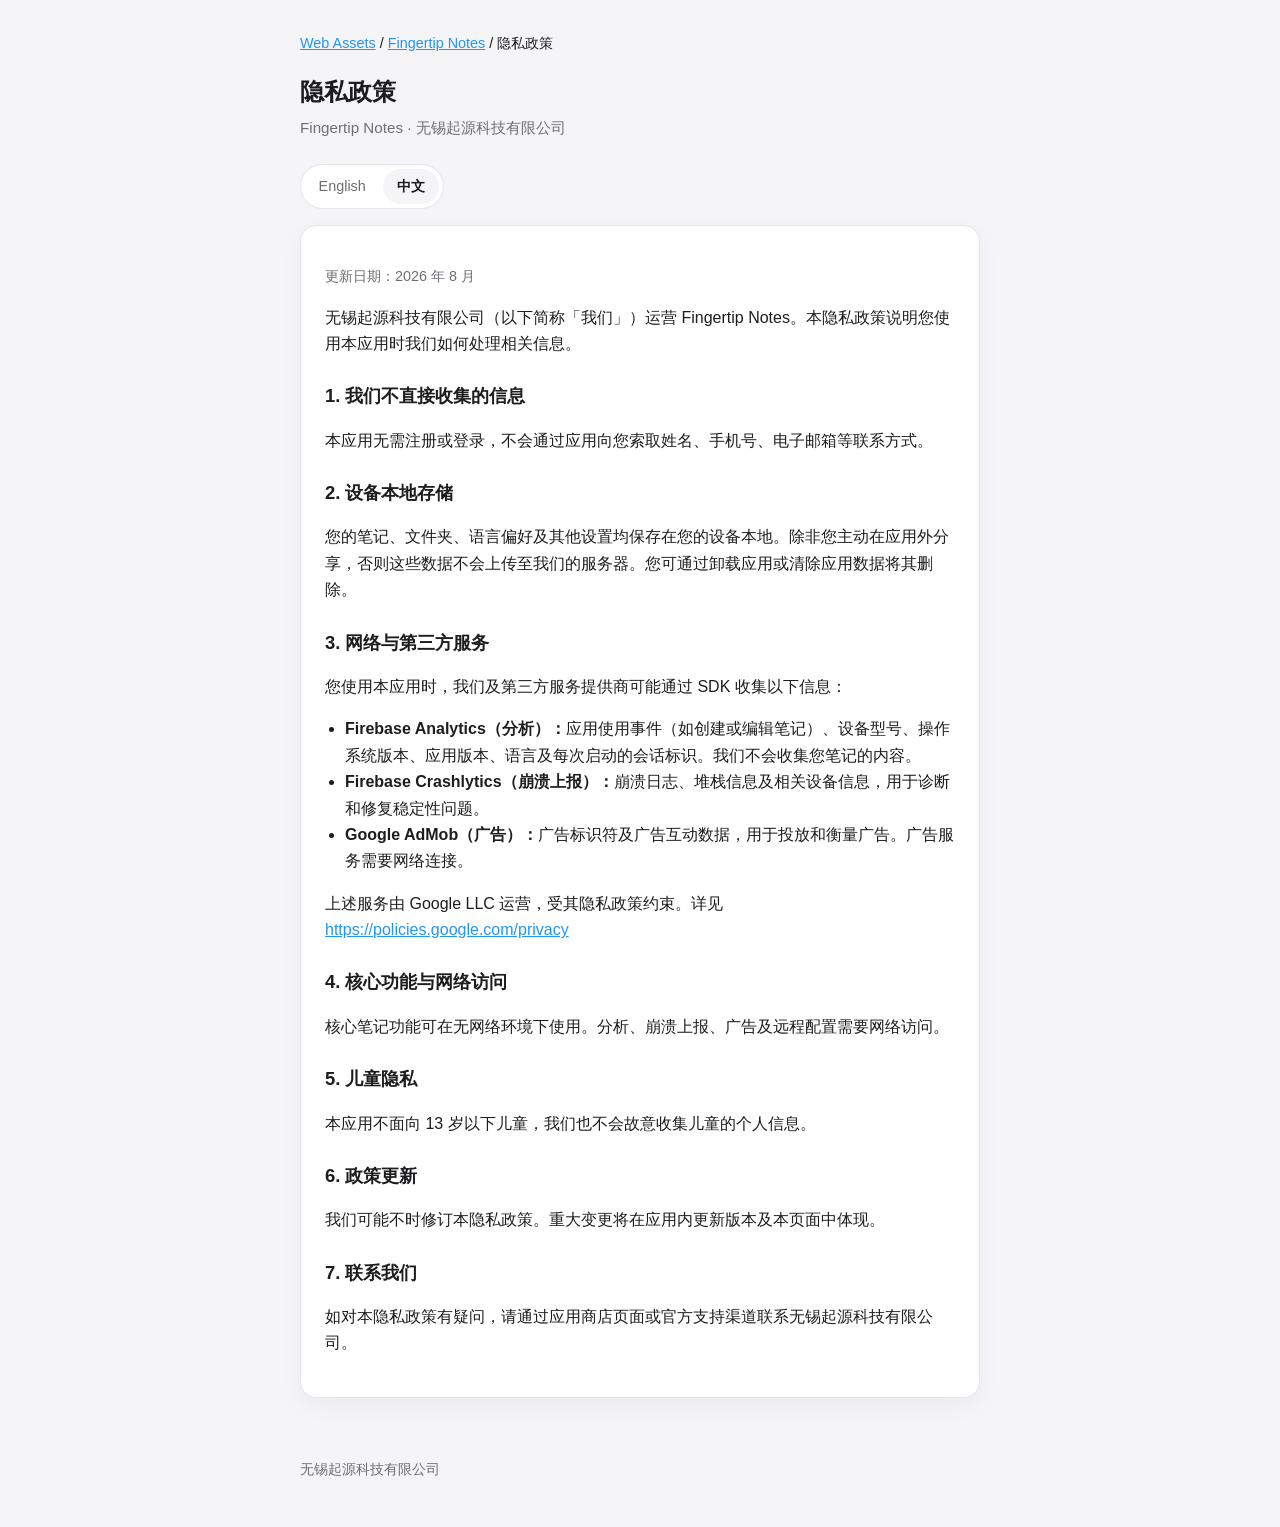
<file: fingertip-notes/privacy/zh.html>
<!DOCTYPE html>
<html lang="zh-CN">
<head>
  <meta charset="utf-8">
  <meta name="viewport" content="width=device-width, initial-scale=1">
  <title>Fingertip Notes — 隐私政策</title>
  <link rel="alternate" hreflang="en" href="en.html">
  <link rel="alternate" hreflang="zh" href="zh.html">
  <link rel="stylesheet" href="../../_assets/style.css">
</head>
<body>
  <header class="site">
    <nav class="breadcrumb"><a href="../../">Web Assets</a> / <a href="../">Fingertip Notes</a> / 隐私政策</nav>
    <h1>隐私政策</h1>
    <p>Fingertip Notes · 无锡起源科技有限公司</p>
  </header>
  <main>
    <nav class="lang" aria-label="语言">
      <a href="en.html">English</a>
      <a href="zh.html" class="active" aria-current="page">中文</a>
    </nav>

    <article class="card doc">
      <p class="updated">更新日期：2026 年 8 月</p>
      <p>无锡起源科技有限公司（以下简称「我们」）运营 Fingertip Notes。本隐私政策说明您使用本应用时我们如何处理相关信息。</p>

      <h2>1. 我们不直接收集的信息</h2>
      <p>本应用无需注册或登录，不会通过应用向您索取姓名、手机号、电子邮箱等联系方式。</p>

      <h2>2. 设备本地存储</h2>
      <p>您的笔记、文件夹、语言偏好及其他设置均保存在您的设备本地。除非您主动在应用外分享，否则这些数据不会上传至我们的服务器。您可通过卸载应用或清除应用数据将其删除。</p>

      <h2>3. 网络与第三方服务</h2>
      <p>您使用本应用时，我们及第三方服务提供商可能通过 SDK 收集以下信息：</p>
      <ul>
        <li><strong>Firebase Analytics（分析）：</strong>应用使用事件（如创建或编辑笔记）、设备型号、操作系统版本、应用版本、语言及每次启动的会话标识。我们不会收集您笔记的内容。</li>
        <li><strong>Firebase Crashlytics（崩溃上报）：</strong>崩溃日志、堆栈信息及相关设备信息，用于诊断和修复稳定性问题。</li>
        <li><strong>Google AdMob（广告）：</strong>广告标识符及广告互动数据，用于投放和衡量广告。广告服务需要网络连接。</li>
      </ul>
      <p>上述服务由 Google LLC 运营，受其隐私政策约束。详见 <a href="https://policies.google.com/privacy" rel="noopener noreferrer">https://policies.google.com/privacy</a></p>

      <h2>4. 核心功能与网络访问</h2>
      <p>核心笔记功能可在无网络环境下使用。分析、崩溃上报、广告及远程配置需要网络访问。</p>

      <h2>5. 儿童隐私</h2>
      <p>本应用不面向 13 岁以下儿童，我们也不会故意收集儿童的个人信息。</p>

      <h2>6. 政策更新</h2>
      <p>我们可能不时修订本隐私政策。重大变更将在应用内更新版本及本页面中体现。</p>

      <h2>7. 联系我们</h2>
      <p>如对本隐私政策有疑问，请通过应用商店页面或官方支持渠道联系无锡起源科技有限公司。</p>
    </article>
  </main>
  <footer class="site">
    <p>无锡起源科技有限公司</p>
  </footer>
</body>
</html>
</file>
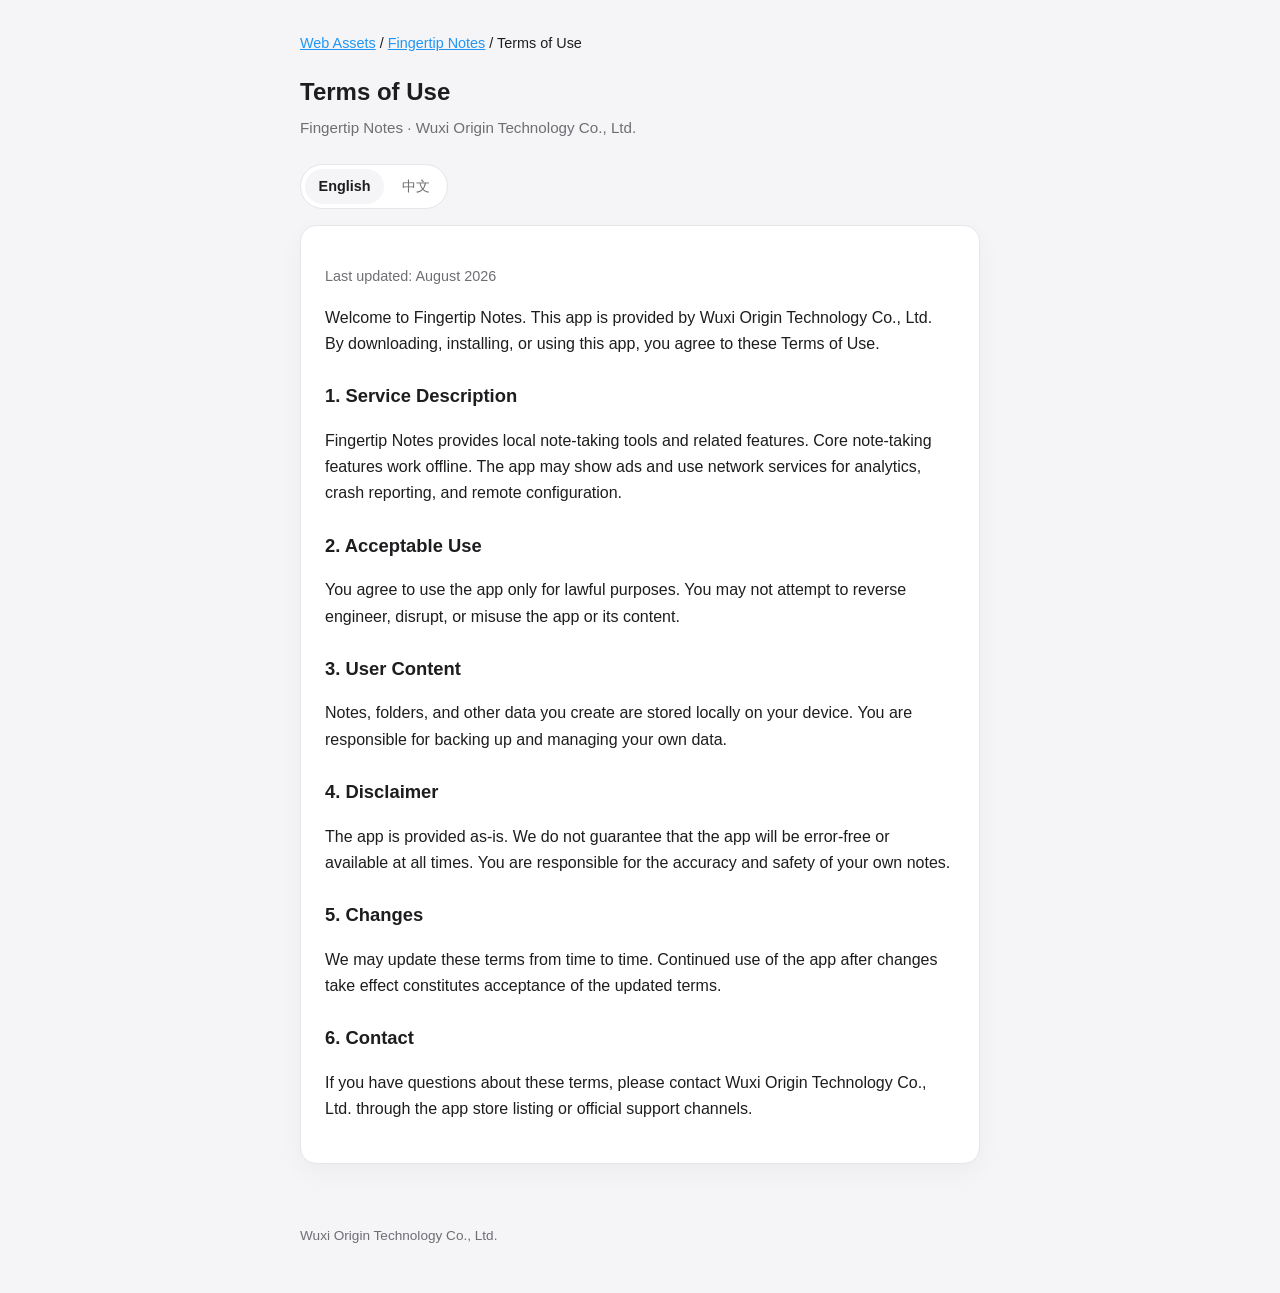
<file: fingertip-notes/terms/en.html>
<!DOCTYPE html>
<html lang="en">

<head>
  <meta charset="utf-8">
  <meta name="viewport" content="width=device-width, initial-scale=1">
  <title>Fingertip Notes — Terms of Use</title>
  <link rel="alternate" hreflang="zh" href="zh.html">
  <link rel="alternate" hreflang="en" href="en.html">
  <link rel="stylesheet" href="../../_assets/style.css">
</head>

<body>
  <header class="site">
    <nav class="breadcrumb"><a href="../../">Web Assets</a> / <a href="../">Fingertip Notes</a> / Terms of Use</nav>
    <h1>Terms of Use</h1>
    <p>Fingertip Notes · Wuxi Origin Technology Co., Ltd.</p>
  </header>
  <main>
    <nav class="lang" aria-label="Language">
      <a href="en.html" class="active" aria-current="page">English</a>
      <a href="zh.html">中文</a>
    </nav>

    <article class="card doc">
      <p class="updated">Last updated: August 2026</p>
      <p>Welcome to Fingertip Notes. This app is provided by Wuxi Origin Technology Co., Ltd. By downloading,
        installing, or using this app, you agree to these Terms of Use.</p>

      <h2>1. Service Description</h2>
      <p>Fingertip Notes provides local note-taking tools and related features. Core note-taking features work offline.
        The app may show ads and use network services for analytics, crash reporting, and remote configuration.</p>

      <h2>2. Acceptable Use</h2>
      <p>You agree to use the app only for lawful purposes. You may not attempt to reverse engineer, disrupt, or misuse
        the app or its content.</p>

      <h2>3. User Content</h2>
      <p>Notes, folders, and other data you create are stored locally on your device. You are responsible for backing up
        and managing your own data.</p>

      <h2>4. Disclaimer</h2>
      <p>The app is provided as-is. We do not guarantee that the app will be error-free or available at all times. You
        are responsible for the accuracy and safety of your own notes.</p>

      <h2>5. Changes</h2>
      <p>We may update these terms from time to time. Continued use of the app after changes take effect constitutes
        acceptance of the updated terms.</p>

      <h2>6. Contact</h2>
      <p>If you have questions about these terms, please contact Wuxi Origin Technology Co., Ltd. through the app store
        listing or official support channels.</p>
    </article>
  </main>
  <footer class="site">
    <p>Wuxi Origin Technology Co., Ltd.</p>
  </footer>
</body>

</html>
</file>
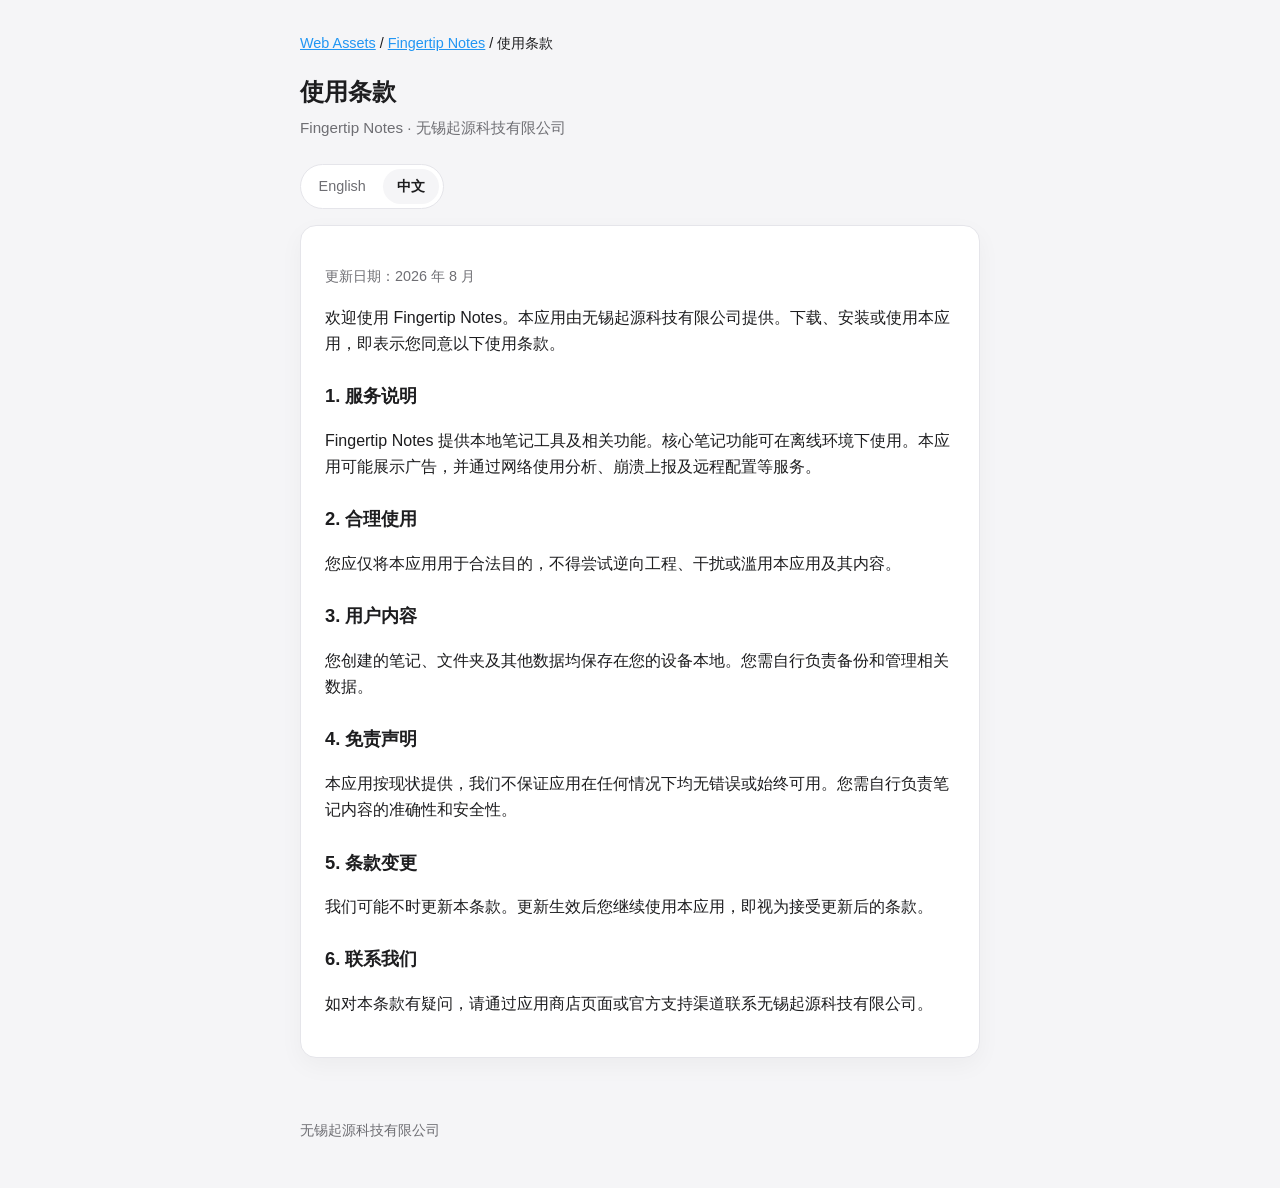
<file: fingertip-notes/terms/zh.html>
<!DOCTYPE html>
<html lang="zh-CN">

<head>
  <meta charset="utf-8">
  <meta name="viewport" content="width=device-width, initial-scale=1">
  <title>Fingertip Notes — 使用条款</title>
  <link rel="alternate" hreflang="en" href="en.html">
  <link rel="alternate" hreflang="zh" href="zh.html">
  <link rel="stylesheet" href="../../_assets/style.css">
</head>

<body>
  <header class="site">
    <nav class="breadcrumb"><a href="../../">Web Assets</a> / <a href="../">Fingertip Notes</a> / 使用条款</nav>
    <h1>使用条款</h1>
    <p>Fingertip Notes · 无锡起源科技有限公司</p>
  </header>
  <main>
    <nav class="lang" aria-label="语言">
      <a href="en.html">English</a>
      <a href="zh.html" class="active" aria-current="page">中文</a>
    </nav>

    <article class="card doc">
      <p class="updated">更新日期：2026 年 8 月</p>
      <p>欢迎使用 Fingertip Notes。本应用由无锡起源科技有限公司提供。下载、安装或使用本应用，即表示您同意以下使用条款。</p>

      <h2>1. 服务说明</h2>
      <p>Fingertip Notes 提供本地笔记工具及相关功能。核心笔记功能可在离线环境下使用。本应用可能展示广告，并通过网络使用分析、崩溃上报及远程配置等服务。</p>

      <h2>2. 合理使用</h2>
      <p>您应仅将本应用用于合法目的，不得尝试逆向工程、干扰或滥用本应用及其内容。</p>

      <h2>3. 用户内容</h2>
      <p>您创建的笔记、文件夹及其他数据均保存在您的设备本地。您需自行负责备份和管理相关数据。</p>

      <h2>4. 免责声明</h2>
      <p>本应用按现状提供，我们不保证应用在任何情况下均无错误或始终可用。您需自行负责笔记内容的准确性和安全性。</p>

      <h2>5. 条款变更</h2>
      <p>我们可能不时更新本条款。更新生效后您继续使用本应用，即视为接受更新后的条款。</p>

      <h2>6. 联系我们</h2>
      <p>如对本条款有疑问，请通过应用商店页面或官方支持渠道联系无锡起源科技有限公司。</p>
    </article>
  </main>
  <footer class="site">
    <p>无锡起源科技有限公司</p>
  </footer>
</body>

</html>
</file>
<file: _assets/style.css>
:root {
  color-scheme: light dark;
  --bg: #f5f5f7;
  --card: #ffffff;
  --text: #1d1d1f;
  --muted: #6e6e73;
  --accent: #2196f3;
  --border: #e5e5ea;
  --max: 720px;
}

@media (prefers-color-scheme: dark) {
  :root {
    --bg: #111114;
    --card: #1c1c1e;
    --text: #f5f5f7;
    --muted: #98989d;
    --border: #38383a;
  }
}

* {
  box-sizing: border-box;
}

body {
  margin: 0;
  font-family: -apple-system, BlinkMacSystemFont, "Segoe UI", Roboto, "Helvetica Neue",
    Arial, "PingFang SC", "Hiragino Sans GB", "Microsoft YaHei", sans-serif;
  background: var(--bg);
  color: var(--text);
  line-height: 1.65;
}

a {
  color: var(--accent);
}

header.site {
  max-width: var(--max);
  margin: 0 auto;
  padding: 2rem 1.25rem 0.5rem;
}

header.site h1 {
  margin: 0 0 0.25rem;
  font-size: 1.5rem;
}

header.site p {
  margin: 0;
  color: var(--muted);
  font-size: 0.95rem;
}

main {
  max-width: var(--max);
  margin: 0 auto;
  padding: 1rem 1.25rem 3rem;
}

.card {
  background: var(--card);
  border: 1px solid var(--border);
  border-radius: 16px;
  padding: 1.5rem;
  box-shadow: 0 8px 24px rgba(0, 0, 0, 0.04);
}

nav.breadcrumb,
nav.lang {
  font-size: 0.9rem;
  margin-bottom: 1rem;
}

nav.lang {
  display: inline-flex;
  gap: 0.25rem;
  padding: 0.25rem;
  background: var(--card);
  border: 1px solid var(--border);
  border-radius: 999px;
}

nav.lang a {
  padding: 0.35rem 0.85rem;
  border-radius: 999px;
  text-decoration: none;
  color: var(--muted);
}

nav.lang a.active {
  font-weight: 600;
  color: var(--text);
  background: var(--bg);
  text-decoration: none;
}

.doc h2 {
  font-size: 1.15rem;
  margin: 1.5rem 0 0.5rem;
}

.doc h2:first-child {
  margin-top: 0;
}

.doc p,
.doc li {
  color: var(--text);
}

.doc ul {
  padding-left: 1.25rem;
}

.doc .updated {
  color: var(--muted);
  font-size: 0.9rem;
  margin-bottom: 1rem;
}

footer.site {
  max-width: var(--max);
  margin: 0 auto;
  padding: 0 1.25rem 2rem;
  color: var(--muted);
  font-size: 0.85rem;
}

.project-list {
  list-style: none;
  padding: 0;
  margin: 0;
}

.project-list li {
  margin: 0.75rem 0;
}

.project-list a {
  font-weight: 600;
  text-decoration: none;
}

.project-list span {
  display: block;
  color: var(--muted);
  font-size: 0.9rem;
  margin-top: 0.15rem;
}
</file>
